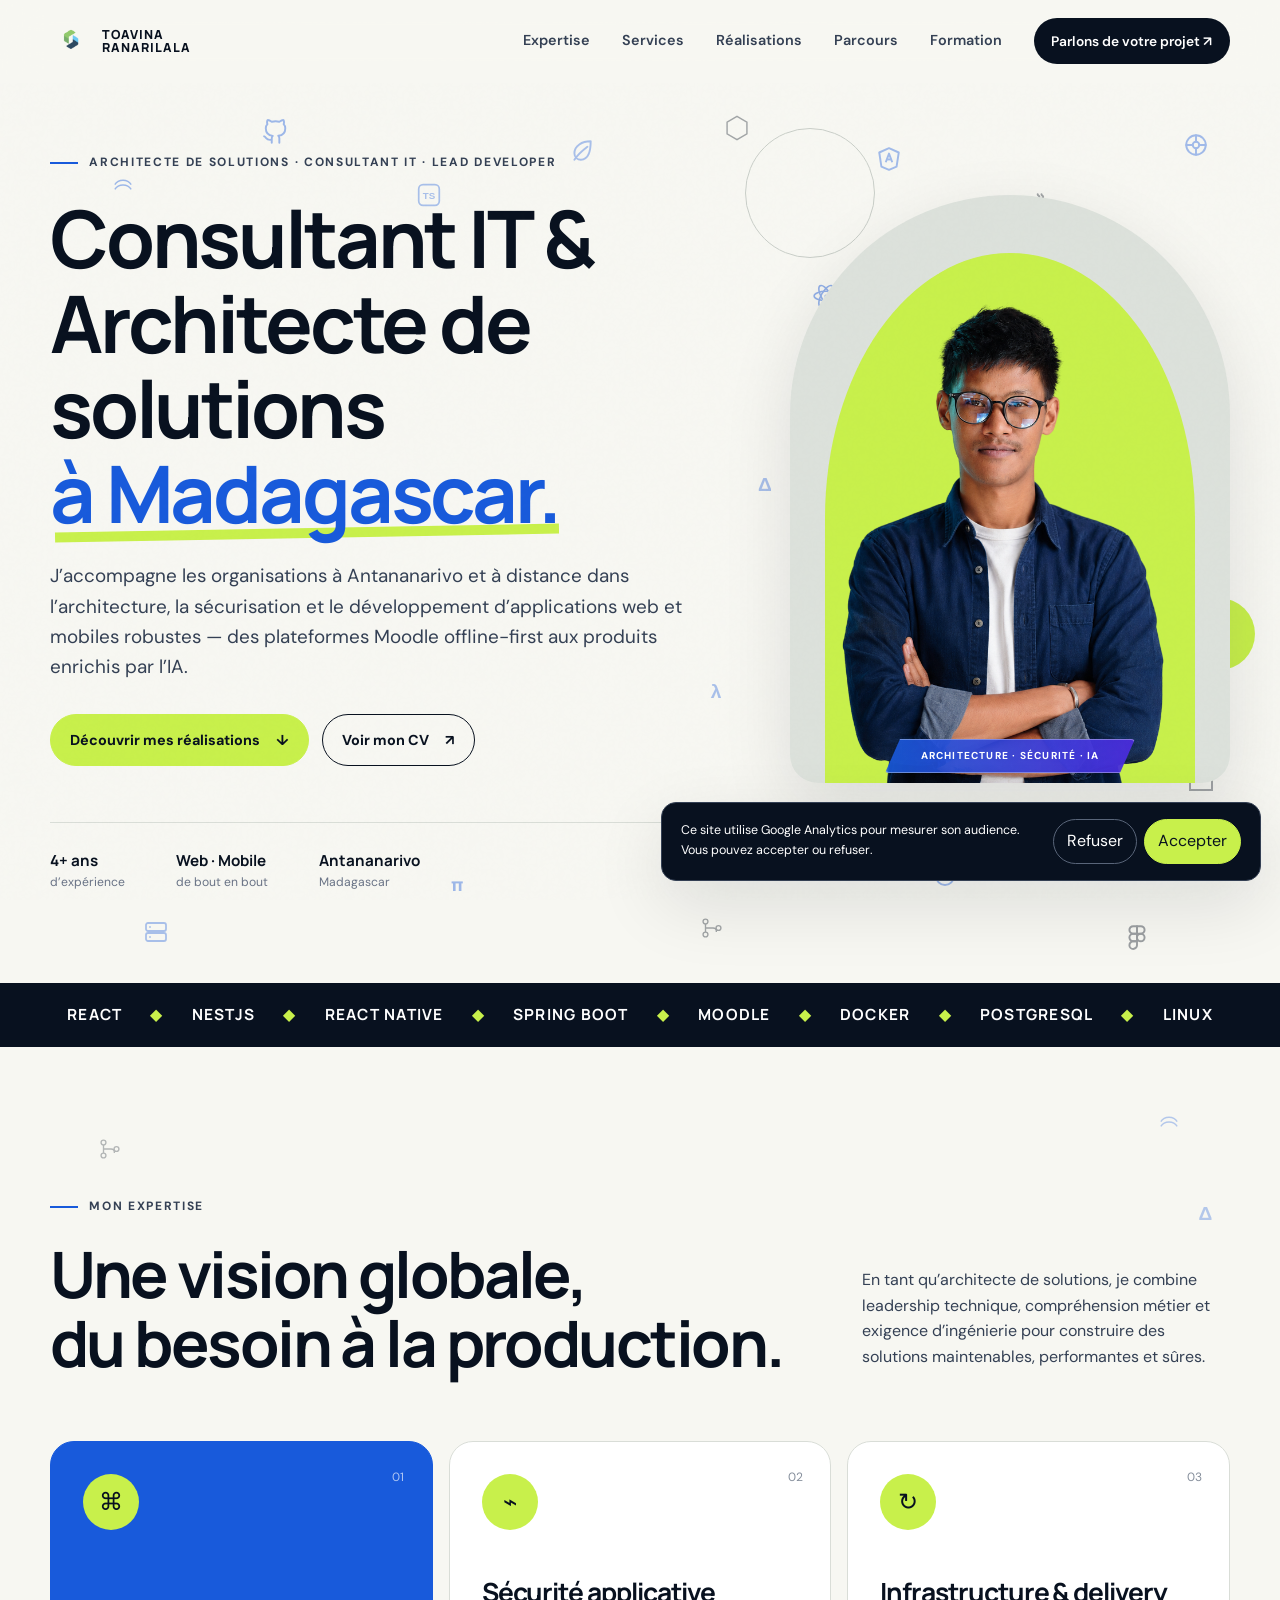
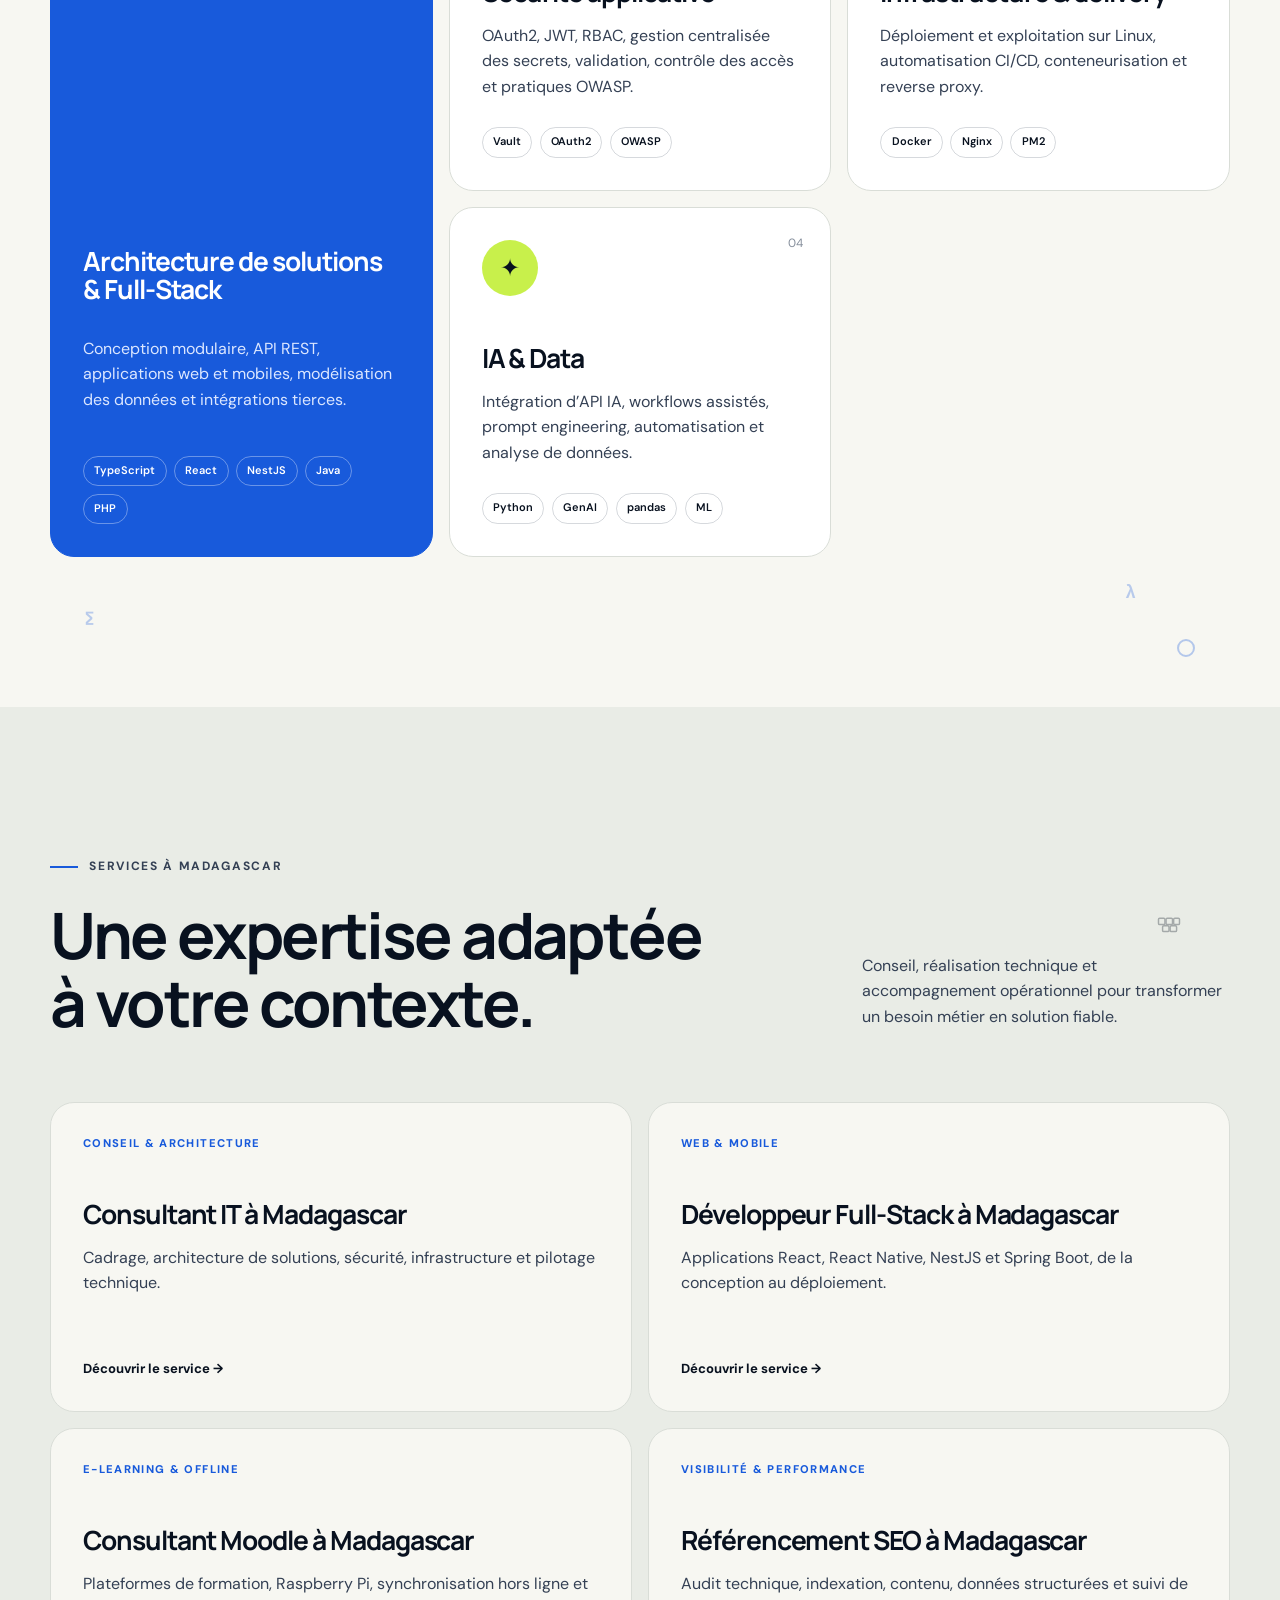
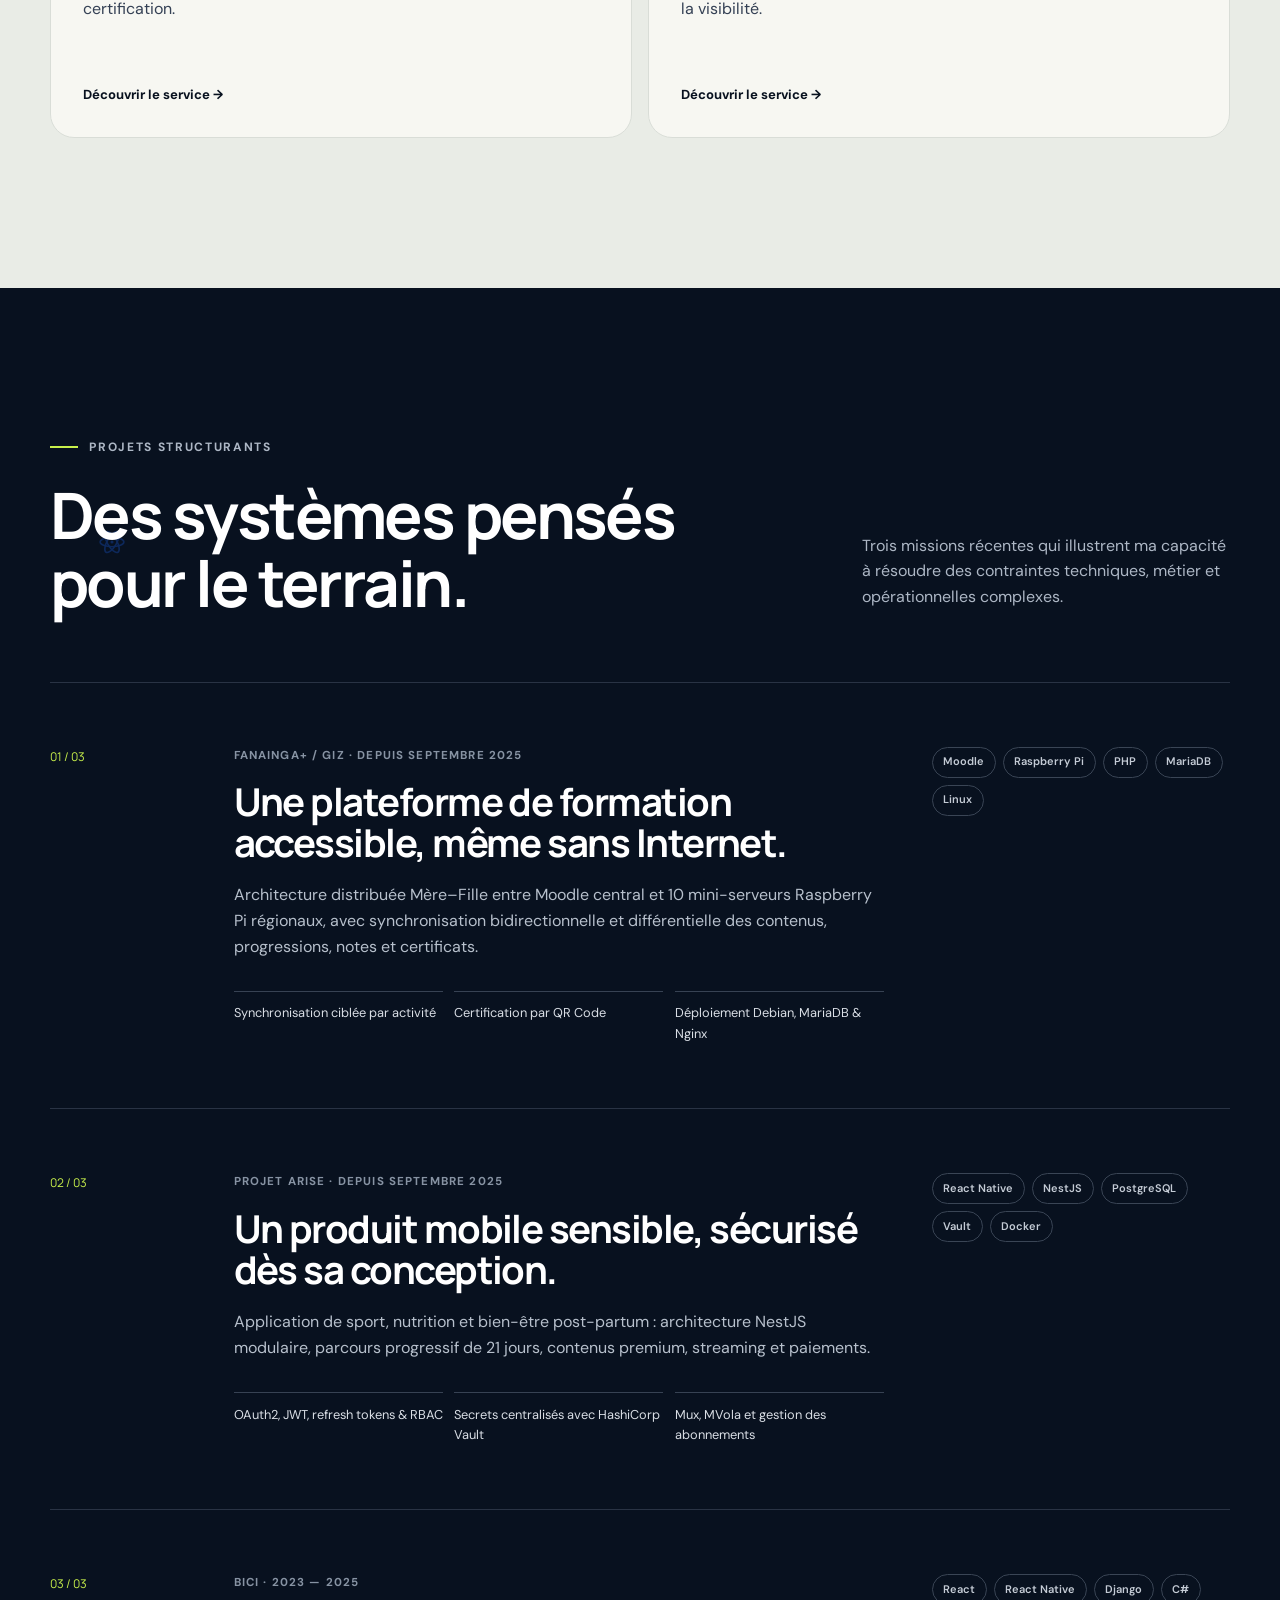
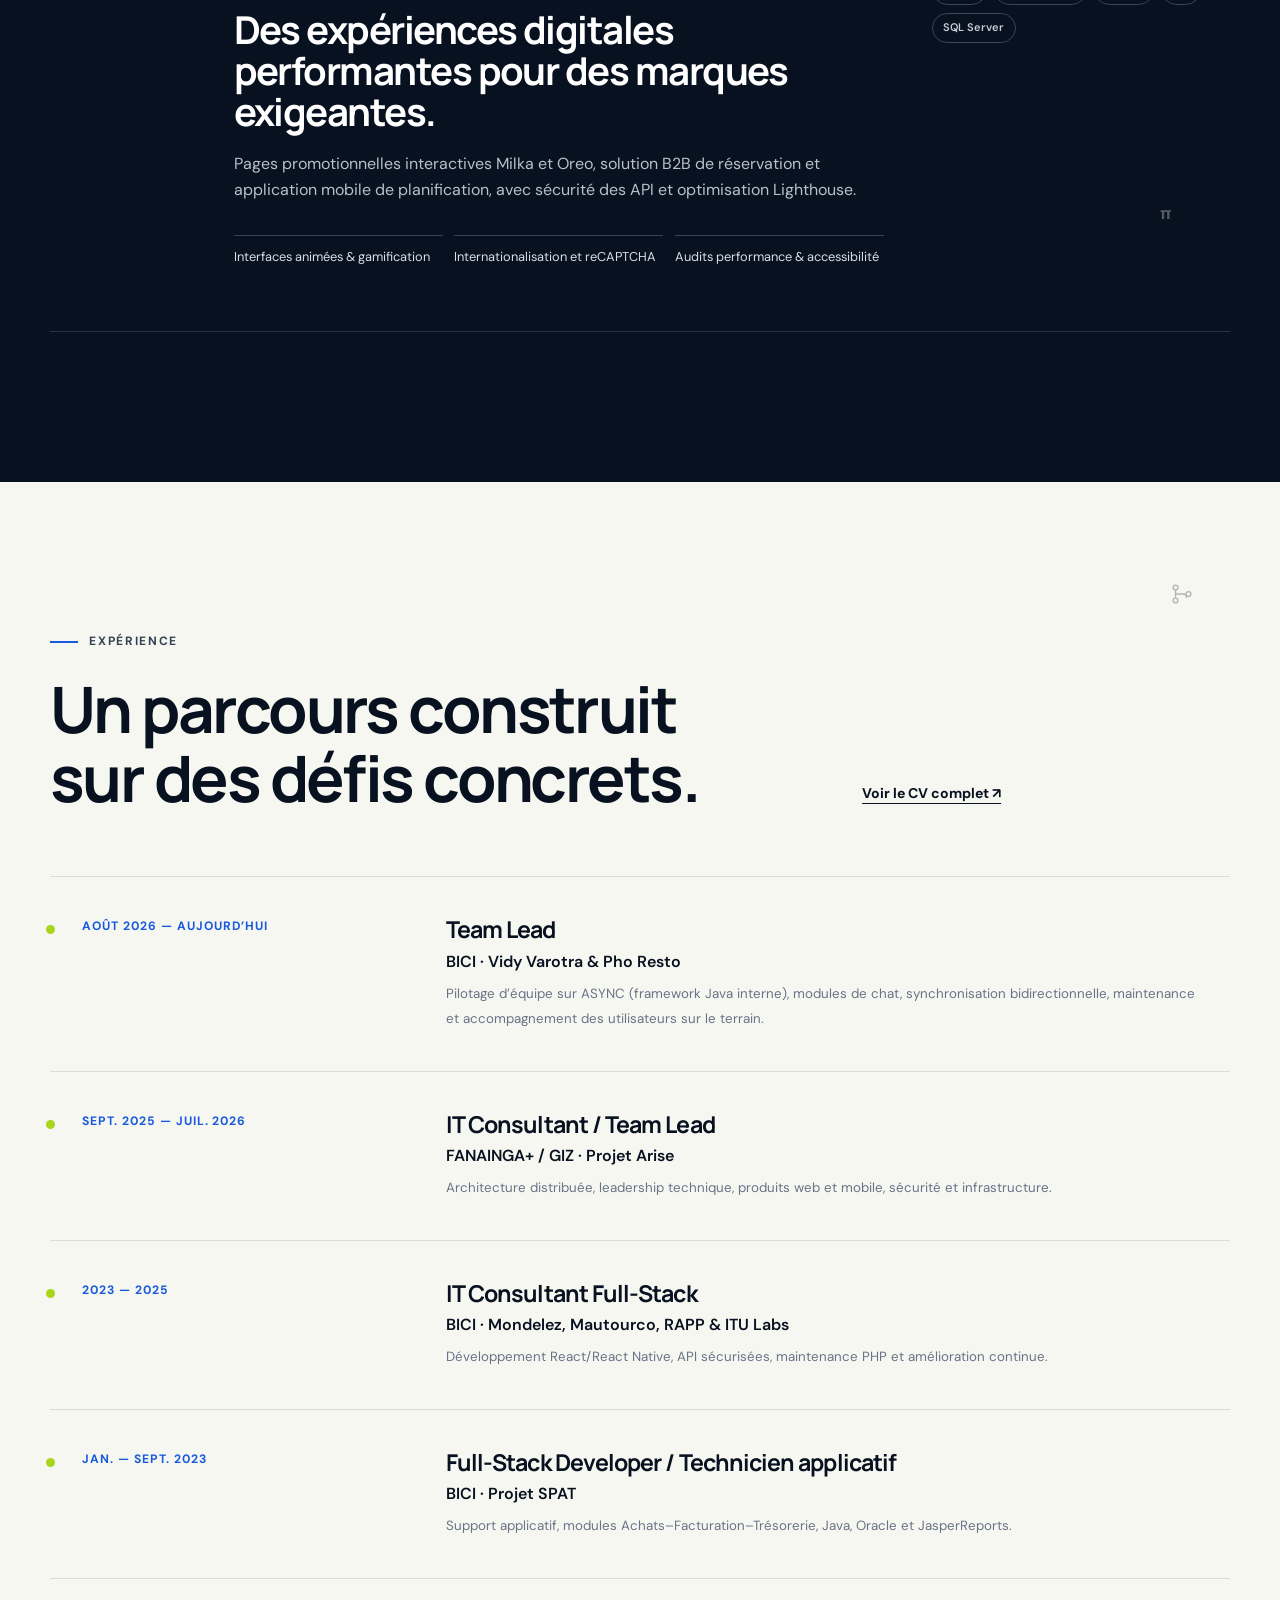
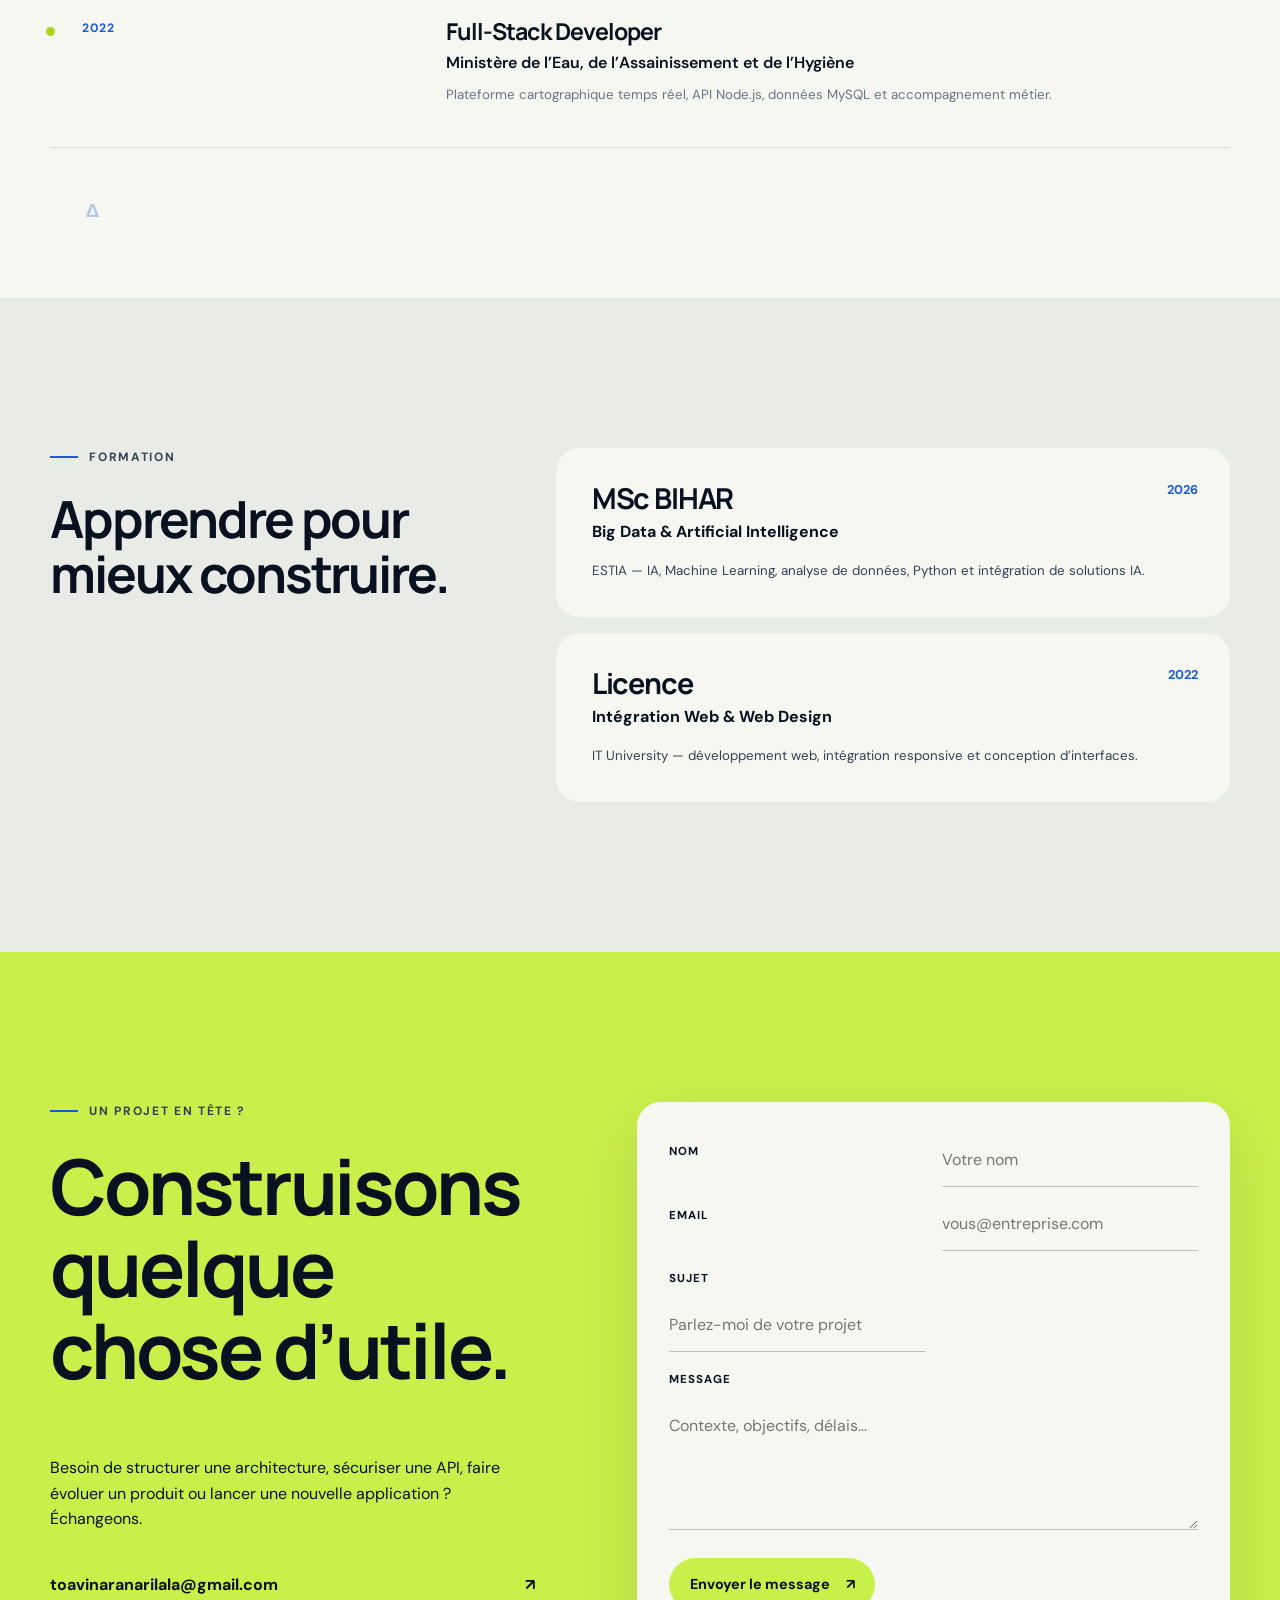
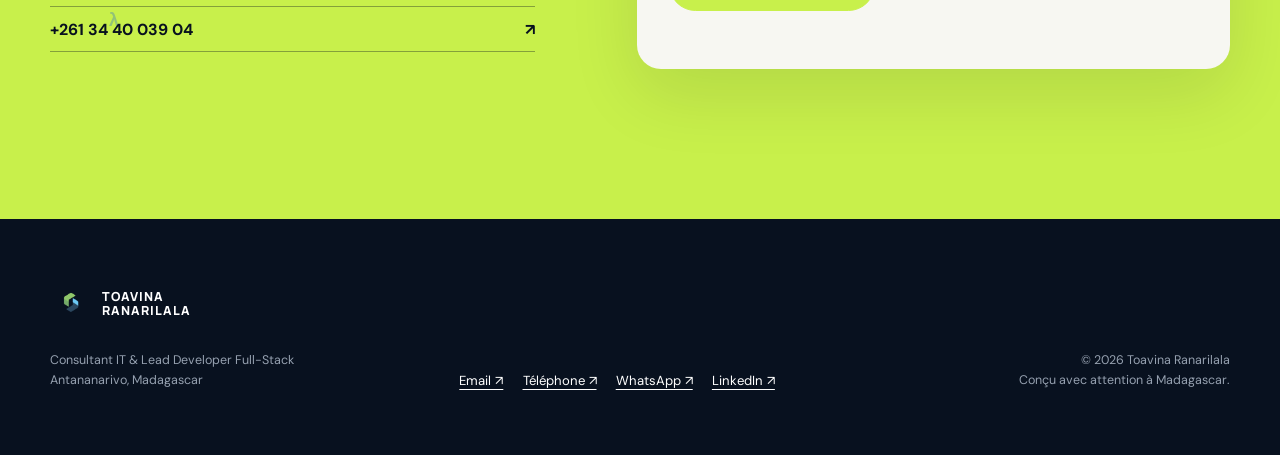
<file: index.html>
<!doctype html>
<html lang="fr">
<head>
  <meta charset="utf-8">
  <meta name="viewport" content="width=device-width,initial-scale=1">
  <title>Architecte de solutions & Consultant IT à Madagascar | Toavina</title>
  <meta name="description" content="Architecte de solutions à Madagascar. Architecture, sécurité et développement d’applications web et mobiles robustes avec React, NestJS, Moodle et IA.">
  <meta name="keywords" content="Architecte de solutions Madagascar, Consultant IT Madagascar, Lead Developer Full-Stack, architecture applicative, React, NestJS, Moodle, Raspberry Pi, cybersécurité, intelligence artificielle, Toavina Ranarilala">
  <meta name="author" content="Toavina Ranarilala Mario">
  <meta name="robots" content="index, follow, max-image-preview:large">
  <meta name="theme-color" content="#08111f">
  <link rel="canonical" href="https://toavinam.github.io/portfolioToavina/">
  <link rel="icon" type="image/png" sizes="1024x1024" href="assets/SOLID_SANS_TXT.png">
  <link rel="shortcut icon" type="image/png" href="assets/SOLID_SANS_TXT.png">
  <link rel="apple-touch-icon" href="assets/SOLID_SANS_TXT.png">
  <link rel="sitemap" type="application/xml" title="Sitemap" href="sitemap.xml">
  <link rel="preconnect" href="https://fonts.googleapis.com">
  <link rel="preconnect" href="https://fonts.gstatic.com" crossorigin>
    <link href="https://fonts.googleapis.com/css2?family=DM+Sans:wght@400;500;600;700&family=Manrope:wght@500;600;700;800&display=swap" rel="stylesheet">
  <link rel="stylesheet" href="assets/styles.css">
  <link rel="stylesheet" href="https://cdn.jsdelivr.net/npm/aos@2.3.4/dist/aos.css">
  <meta property="og:type" content="profile">
  <meta property="og:url" content="https://toavinam.github.io/portfolioToavina/">
  <meta property="og:title" content="Architecte de solutions & Consultant IT à Madagascar | Toavina">
  <meta property="og:description" content="Architecte de solutions à Madagascar : architecture, sécurité et développement d’applications web et mobiles robustes avec React, NestJS, Moodle et IA.">
  <meta property="og:image" content="https://toavinam.github.io/portfolioToavina/assets/og-image.png">
  <meta property="og:image:width" content="1200">
  <meta property="og:image:height" content="630">
  <meta property="og:image:type" content="image/png">
  <meta property="og:image:alt" content="Toavina Ranarilala, Consultant IT et Lead Developer Full-Stack à Madagascar">
  <meta property="og:locale" content="fr_FR">
  <meta property="og:site_name" content="Portfolio de Toavina Ranarilala">
  <meta property="profile:first_name" content="Toavina">
  <meta property="profile:last_name" content="Ranarilala">
  <meta name="twitter:card" content="summary_large_image">
  <meta name="twitter:title" content="Architecte de solutions & Consultant IT à Madagascar | Toavina">
  <meta name="twitter:description" content="Architecte de solutions à Madagascar : architecture, sécurité et développement d’applications web et mobiles robustes avec React, NestJS, Moodle et IA.">
  <meta name="twitter:image" content="https://toavinam.github.io/portfolioToavina/assets/og-image.png">
  <script type="application/ld+json">
  {"@context":"https://schema.org","@type":"Person","name":"Toavina Ranarilala Mario","alternateName":"Toavina Ranarilala","url":"https://toavinam.github.io/portfolioToavina/","image":"https://toavinam.github.io/portfolioToavina/assets/Toavina_web.png","jobTitle":"Architecte de solutions, Consultant IT et Lead Developer Full-Stack","description":"Architecte de solutions spécialisé en architecture applicative, sécurité, développement Full-Stack et solutions IA.","address":{"@type":"PostalAddress","addressLocality":"Antananarivo","addressCountry":"MG"},"email":"mailto:toavinaranarilala@gmail.com","telephone":"+261344003904","sameAs":["https://www.linkedin.com/in/toavina-ranarilala-918688250/"],"knowsAbout":["Architecture de solutions","Architecture applicative","React","React Native","NestJS","Spring Boot","Moodle","OAuth2","HashiCorp Vault","Linux","Docker","Big Data","Intelligence artificielle"],"alumniOf":[{"@type":"EducationalOrganization","name":"ESTIA"},{"@type":"EducationalOrganization","name":"IT University"}]}
  </script>
  <script type="application/ld+json">
  {"@context":"https://schema.org","@type":"WebSite","url":"https://toavinam.github.io/portfolioToavina/","name":"Toavina Ranarilala","alternateName":"Portfolio de Toavina Ranarilala","description":"Portfolio de Toavina Ranarilala, Consultant IT et Lead Developer à Madagascar.","inLanguage":"fr-FR","image":{"@type":"ImageObject","url":"https://toavinam.github.io/portfolioToavina/assets/SOLID_SANS_TXT.png","width":1024,"height":1024},"thumbnailUrl":"https://toavinam.github.io/portfolioToavina/assets/SOLID_SANS_TXT.png","author":{"@type":"Person","name":"Toavina Ranarilala Mario"}}
  </script>
  <script async src="https://www.googletagmanager.com/gtag/js?id=G-7STEFZHCE1"></script>
  <script>window.dataLayer=window.dataLayer||[];function gtag(){dataLayer.push(arguments)}gtag('consent','default',{analytics_storage:'denied',ad_storage:'denied'});gtag('js',new Date());gtag('config','G-7STEFZHCE1');</script>
  <noscript><style>[data-aos]{opacity:1!important;transform:none!important}</style></noscript>
</head>
<body>
  <a class="skip-link" href="#contenu">Aller au contenu</a>
  <header class="site-header" id="top"><nav class="nav shell" aria-label="Navigation principale">
    <a class="brand" href="#top" aria-label="Accueil — Toavina Ranarilala"><img class="brand-logo" src="assets/SOLID_SANS_TXT.png" width="42" height="42" alt=""><span class="brand-name">Toavina<br>Ranarilala</span></a>
    <button class="menu-toggle" type="button" aria-expanded="false" aria-controls="nav-links"><span></span><span></span><span></span><span class="sr-only">Ouvrir le menu</span></button>
    <div class="nav-links" id="nav-links"><a href="#expertise">Expertise</a><a href="#services">Services</a><a href="#realisations">Réalisations</a><a href="#parcours">Parcours</a><a href="#formation">Formation</a></div>
    <a class="nav-cta" href="#contact">Parlons de votre projet <span aria-hidden="true">↗</span></a>
  </nav></header>
  <main id="contenu">
    <section class="hero shell" aria-labelledby="hero-title">
      <div class="deco deco-hero" aria-hidden="true"><svg class="deco-item deco-react" viewBox="0 0 48 48" fill="none" stroke="currentColor" stroke-width="2.5"><ellipse cx="24" cy="24" rx="19" ry="7.5"/><ellipse cx="24" cy="24" rx="19" ry="7.5" transform="rotate(60 24 24)"/><ellipse cx="24" cy="24" rx="19" ry="7.5" transform="rotate(120 24 24)"/><circle cx="24" cy="24" r="2.5" fill="currentColor" stroke="none"/></svg><svg class="deco-item deco-python" viewBox="0 0 48 48" fill="none" stroke="currentColor" stroke-width="2.5"><path d="M10 20c6-10 22-10 28 0"/><path d="M10 28c6-10 22-10 28 0"/></svg><svg class="deco-item deco-ts" viewBox="0 0 24 24" fill="none" stroke="currentColor" stroke-width="1.6"><rect x="2.5" y="2.5" width="19" height="19" rx="4"/><text x="12" y="15.8" text-anchor="middle" font-family="sans-serif" font-size="9" font-weight="bold" fill="currentColor" stroke="none">TS</text></svg><svg class="deco-item deco-node" viewBox="0 0 48 48" fill="none" stroke="currentColor" stroke-width="2.5"><path d="M24 4 41 14v20L24 44 7 34V14Z"/></svg><svg class="deco-item deco-docker" viewBox="0 0 48 48" fill="none" stroke="currentColor" stroke-width="2.5"><rect x="6" y="14" width="11" height="11" rx="2"/><rect x="19" y="14" width="11" height="11" rx="2"/><rect x="32" y="14" width="10" height="11" rx="2"/><rect x="13" y="27" width="11" height="10" rx="2"/><rect x="26" y="27" width="11" height="10" rx="2"/></svg><svg class="deco-item deco-git" viewBox="0 0 48 48" fill="none" stroke="currentColor" stroke-width="2.5"><circle cx="12" cy="12" r="4.5"/><circle cx="12" cy="36" r="4.5"/><circle cx="36" cy="24" r="4.5"/><path d="M12 16.5v15M12 24h14c4 0 6 1.5 6 5v2.5"/></svg><span class="deco-item deco-sum" aria-hidden="true">∑</span><span class="deco-item deco-pi" aria-hidden="true">π</span><span class="deco-item deco-delta" aria-hidden="true">Δ</span><span class="deco-item deco-lambda" aria-hidden="true">λ</span><span class="deco-item deco-circle" aria-hidden="true"></span><span class="deco-item deco-square" aria-hidden="true"></span><svg class="deco-item deco-github" viewBox="0 0 24 24" fill="none" stroke="currentColor" stroke-width="1.8" stroke-linecap="round" stroke-linejoin="round"><path d="M9 19c-5 1.5-5-2.5-7-3m14 6v-3.87a3.37 3.37 0 0 0-.94-2.61c3.14-.35 6.44-1.54 6.44-7A5.44 5.44 0 0 0 20 4.77 5.07 5.07 0 0 0 19.91 1S18.73.65 16 2.48a13.38 13.38 0 0 0-7 0C6.27.65 5.09 1 5.09 1A5.07 5.07 0 0 0 5 4.77a5.44 5.44 0 0 0-1.5 3.78c0 5.42 3.3 6.61 6.44 7A3.37 3.37 0 0 0 9 18.13V22"/></svg><svg class="deco-item deco-gitlab" viewBox="0 0 24 24" fill="none" stroke="currentColor" stroke-width="1.8" stroke-linejoin="round"><path d="M22 12 18.5 6 14 12h-4L5.5 6 2 12l10 9 10-9z"/><path d="M12 21 6.5 12h11L12 21z"/></svg><svg class="deco-item deco-spring" viewBox="0 0 24 24" fill="none" stroke="currentColor" stroke-width="1.8" stroke-linecap="round" stroke-linejoin="round"><path d="M20 4C12 4 5 8 5 15c0 4 3 6 6 6 7 0 9-8 9-17z"/><path d="M5 21c4-6 8-9 12-12"/></svg><svg class="deco-item deco-java" viewBox="0 0 24 24" fill="none" stroke="currentColor" stroke-width="1.8" stroke-linecap="round" stroke-linejoin="round"><path d="M5 11h11v6a3 3 0 0 1-3 3H8a3 3 0 0 1-3-3v-6zm11 0h2a2 2 0 0 1 2 2v1a2 2 0 0 1-2 2h-1"/><path d="M8 3c0 1.6 1.6 1 1.6 2.6S8 6.6 8 8"/><path d="M11.5 3c0 1.6 1.6 1 1.6 2.6S11.5 6.6 11.5 8"/></svg><svg class="deco-item deco-angular" viewBox="0 0 24 24" fill="none" stroke="currentColor" stroke-width="1.8" stroke-linejoin="round"><path d="M12 2 3 6l2 13 7 3 7-3 2-13-9-4z"/><path d="m9 15 3-8 3 8"/><path d="M10.3 12.4h3.4"/></svg><svg class="deco-item deco-php" viewBox="0 0 24 24" fill="none" stroke="currentColor" stroke-width="1.8" stroke-linecap="round" stroke-linejoin="round"><rect x="2" y="7" width="20" height="10" rx="5"/><path d="M8 10v4"/><path d="M13 10v4"/><path d="M16 10v4"/></svg><svg class="deco-item deco-mysql" viewBox="0 0 24 24" fill="none" stroke="currentColor" stroke-width="1.8" stroke-linecap="round" stroke-linejoin="round"><ellipse cx="12" cy="5" rx="8" ry="3"/><path d="M4 5v14c0 1.66 3.58 3 8 3s8-1.34 8-3V5"/><path d="M4 12c0 1.66 3.58 3 8 3s8-1.34 8-3"/></svg><svg class="deco-item deco-postgres" viewBox="0 0 24 24" fill="none" stroke="currentColor" stroke-width="1.8" stroke-linecap="round" stroke-linejoin="round"><rect x="2" y="3" width="20" height="8" rx="2"/><rect x="2" y="13" width="20" height="8" rx="2"/><path d="M6 7h.01M6 17h.01"/></svg><svg class="deco-item deco-nestjs" viewBox="0 0 24 24" fill="none" stroke="currentColor" stroke-width="1.8" stroke-linejoin="round"><path d="M12 2 21 7v10l-9 5-9-5V7l9-5z"/><circle cx="12" cy="12" r="2.2"/></svg><svg class="deco-item deco-k8s" viewBox="0 0 24 24" fill="none" stroke="currentColor" stroke-width="1.8" stroke-linecap="round" stroke-linejoin="round"><circle cx="12" cy="12" r="9"/><circle cx="12" cy="12" r="3"/><path d="M12 3v6M12 15v6M3 12h6M15 12h6"/></svg><svg class="deco-item deco-figma" viewBox="0 0 24 24" fill="none" stroke="currentColor" stroke-width="1.8" stroke-linejoin="round"><path d="M5 5.5A3.5 3.5 0 0 1 8.5 2H12v7H8.5A3.5 3.5 0 0 1 5 5.5z"/><path d="M12 2h3.5a3.5 3.5 0 1 1 0 7H12V2z"/><path d="M12 12.5a3.5 3.5 0 1 1 7 0 3.5 3.5 0 1 1-7 0z"/><path d="M5 19.5A3.5 3.5 0 0 1 8.5 16H12v3.5a3.5 3.5 0 1 1-7 0z"/><path d="M5 12.5A3.5 3.5 0 0 1 8.5 9H12v7H8.5A3.5 3.5 0 0 1 5 12.5z"/></svg></div>
      <div class="hero-copy"><p class="eyebrow" data-aos="fade-up" data-aos-duration="500"><span></span> Architecte de solutions · Consultant IT · Lead Developer</p><h1 id="hero-title">Consultant IT & Architecte de solutions <em>à Madagascar.</em></h1><p class="hero-intro" data-aos="fade-up" data-aos-duration="500" data-aos-delay="100">J’accompagne les organisations à Antananarivo et à distance dans l’architecture, la sécurisation et le développement d’applications web et mobiles robustes — des plateformes Moodle offline-first aux produits enrichis par l’IA.</p><div class="hero-actions" data-aos="fade-up" data-aos-duration="500" data-aos-delay="200"><a class="button primary" href="#realisations">Découvrir mes réalisations <span>↓</span></a><a class="button secondary" href="assets/CV_Toavina_Ranarilala_2026.pdf" target="_blank" rel="noopener">Voir mon CV <span>↗</span></a></div><ul class="hero-meta" data-aos="fade-up" data-aos-duration="500" data-aos-delay="300" aria-label="Informations clés"><li><strong>4+ ans</strong><span>d’expérience</span></li><li><strong>Web · Mobile</strong><span>de bout en bout</span></li><li><strong>Antananarivo</strong><span>Madagascar</span></li></ul></div>
      <div class="hero-visual"><div class="portrait-frame"><span class="portrait-label">Architecture · Sécurité · IA</span><picture><source media="(max-width: 650px)" srcset="assets/Toavina_mobile.png"><img src="assets/Toavina_web.png" width="768" height="1152" alt="Portrait de Toavina Ranarilala" fetchpriority="high"></picture></div><span class="orbit orbit-one" data-aos="fade" data-aos-duration="500" data-aos-delay="250"></span><span class="orbit orbit-two" data-aos="fade" data-aos-duration="500" data-aos-delay="350"></span></div>
    </section>
    <section class="trust-strip" aria-label="Technologies principales"><div class="marquee"><span>React</span><i>◆</i><span>NestJS</span><i>◆</i><span>React Native</span><i>◆</i><span>Spring Boot</span><i>◆</i><span>Moodle</span><i>◆</i><span>Docker</span><i>◆</i><span>PostgreSQL</span><i>◆</i><span>Linux</span></div></section>
    <section class="section shell" id="expertise" aria-labelledby="expertise-title">
      <div class="deco deco-expertise" aria-hidden="true"><svg class="deco-item deco-python" viewBox="0 0 48 48" fill="none" stroke="currentColor" stroke-width="2.5"><path d="M10 20c6-10 22-10 28 0"/><path d="M10 28c6-10 22-10 28 0"/></svg><svg class="deco-item deco-git" viewBox="0 0 48 48" fill="none" stroke="currentColor" stroke-width="2.5"><circle cx="12" cy="12" r="4.5"/><circle cx="12" cy="36" r="4.5"/><circle cx="36" cy="24" r="4.5"/><path d="M12 16.5v15M12 24h14c4 0 6 1.5 6 5v2.5"/></svg><span class="deco-item deco-delta" aria-hidden="true">Δ</span><span class="deco-item deco-sum" aria-hidden="true">∑</span><span class="deco-item deco-lambda" aria-hidden="true">λ</span><span class="deco-item deco-circle" aria-hidden="true"></span></div>
      <div class="section-heading" data-aos="fade-up"><div><p class="eyebrow"><span></span> Mon expertise</p><h2 id="expertise-title">Une vision globale,<br>du besoin à la production.</h2></div><p>En tant qu’architecte de solutions, je combine leadership technique, compréhension métier et exigence d’ingénierie pour construire des solutions maintenables, performantes et sûres.</p></div>
      <div class="expertise-grid"><article class="expertise-card featured" data-aos="fade-up"><span class="card-number">01</span><div class="card-icon">⌘</div><h3>Architecture de solutions & Full-Stack</h3><p>Conception modulaire, API REST, applications web et mobiles, modélisation des données et intégrations tierces.</p><div class="tags"><span>TypeScript</span><span>React</span><span>NestJS</span><span>Java</span><span>PHP</span></div></article><article class="expertise-card" data-aos="fade-up" data-aos-delay="100"><span class="card-number">02</span><div class="card-icon">⌁</div><h3>Sécurité applicative</h3><p>OAuth2, JWT, RBAC, gestion centralisée des secrets, validation, contrôle des accès et pratiques OWASP.</p><div class="tags"><span>Vault</span><span>OAuth2</span><span>OWASP</span></div></article><article class="expertise-card" data-aos="fade-up" data-aos-delay="200"><span class="card-number">03</span><div class="card-icon">↻</div><h3>Infrastructure & delivery</h3><p>Déploiement et exploitation sur Linux, automatisation CI/CD, conteneurisation et reverse proxy.</p><div class="tags"><span>Docker</span><span>Nginx</span><span>PM2</span></div></article><article class="expertise-card" data-aos="fade-up" data-aos-delay="300"><span class="card-number">04</span><div class="card-icon">✦</div><h3>IA & Data</h3><p>Intégration d’API IA, workflows assistés, prompt engineering, automatisation et analyse de données.</p><div class="tags"><span>Python</span><span>GenAI</span><span>pandas</span><span>ML</span></div></article></div>
    </section>
    <section class="section seo-services" id="services" aria-labelledby="services-title"><div class="shell">
      <div class="deco deco-services" aria-hidden="true"><svg class="deco-item deco-docker" viewBox="0 0 48 48" fill="none" stroke="currentColor" stroke-width="2.5"><rect x="6" y="14" width="11" height="11" rx="2"/><rect x="19" y="14" width="11" height="11" rx="2"/><rect x="32" y="14" width="10" height="11" rx="2"/><rect x="13" y="27" width="11" height="10" rx="2"/><rect x="26" y="27" width="11" height="10" rx="2"/></svg><span class="deco-item deco-sum" aria-hidden="true">∑</span></div>
      <div class="section-heading" data-aos="fade-up"><div><p class="eyebrow"><span></span> Services à Madagascar</p><h2 id="services-title">Une expertise adaptée<br>à votre contexte.</h2></div><p>Conseil, réalisation technique et accompagnement opérationnel pour transformer un besoin métier en solution fiable.</p></div>
      <div class="seo-link-grid">
        <a class="seo-link-card" data-aos="fade-up" href="consultant-it-madagascar.html"><span>Conseil & architecture</span><h3>Consultant IT à Madagascar</h3><p>Cadrage, architecture de solutions, sécurité, infrastructure et pilotage technique.</p><strong>Découvrir le service →</strong></a>
        <a class="seo-link-card" data-aos="fade-up" data-aos-delay="100" href="developpeur-full-stack-madagascar.html"><span>Web & mobile</span><h3>Développeur Full-Stack à Madagascar</h3><p>Applications React, React Native, NestJS et Spring Boot, de la conception au déploiement.</p><strong>Découvrir le service →</strong></a>
        <a class="seo-link-card" data-aos="fade-up" data-aos-delay="200" href="consultant-moodle-madagascar.html"><span>E-learning & offline</span><h3>Consultant Moodle à Madagascar</h3><p>Plateformes de formation, Raspberry Pi, synchronisation hors ligne et certification.</p><strong>Découvrir le service →</strong></a>
        <a class="seo-link-card" data-aos="fade-up" data-aos-delay="300" href="referencement-seo-madagascar.html"><span>Visibilité & performance</span><h3>Référencement SEO à Madagascar</h3><p>Audit technique, indexation, contenu, données structurées et suivi de la visibilité.</p><strong>Découvrir le service →</strong></a>
      </div>
    </div></section>
    <section class="section projects-section" id="realisations" aria-labelledby="projects-title"><div class="shell">
      <div class="deco deco-realisations" aria-hidden="true"><svg class="deco-item deco-react" viewBox="0 0 48 48" fill="none" stroke="currentColor" stroke-width="2.5"><ellipse cx="24" cy="24" rx="19" ry="7.5"/><ellipse cx="24" cy="24" rx="19" ry="7.5" transform="rotate(60 24 24)"/><ellipse cx="24" cy="24" rx="19" ry="7.5" transform="rotate(120 24 24)"/><circle cx="24" cy="24" r="2.5" fill="currentColor" stroke="none"/></svg><span class="deco-item deco-pi" aria-hidden="true">π</span></div>
      <div class="section-heading light" data-aos="fade-up"><div><p class="eyebrow"><span></span> Projets structurants</p><h2 id="projects-title">Des systèmes pensés<br>pour le terrain.</h2></div><p>Trois missions récentes qui illustrent ma capacité à résoudre des contraintes techniques, métier et opérationnelles complexes.</p></div>
      <article class="project" data-aos="fade-up"><div class="project-index">01 / 03</div><div class="project-content"><div class="project-label">FANAINGA+ / GIZ · Depuis septembre 2025</div><h3>Une plateforme de formation accessible, même sans Internet.</h3><p>Architecture distribuée Mère–Fille entre Moodle central et 10 mini-serveurs Raspberry Pi régionaux, avec synchronisation bidirectionnelle et différentielle des contenus, progressions, notes et certificats.</p><ul><li>Synchronisation ciblée par activité</li><li>Certification par QR Code</li><li>Déploiement Debian, MariaDB & Nginx</li></ul></div><div class="project-tech"><span>Moodle</span><span>Raspberry Pi</span><span>PHP</span><span>MariaDB</span><span>Linux</span></div></article>
      <article class="project" data-aos="fade-up" data-aos-delay="100"><div class="project-index">02 / 03</div><div class="project-content"><div class="project-label">Projet Arise · Depuis septembre 2025</div><h3>Un produit mobile sensible, sécurisé dès sa conception.</h3><p>Application de sport, nutrition et bien-être post-partum : architecture NestJS modulaire, parcours progressif de 21 jours, contenus premium, streaming et paiements.</p><ul><li>OAuth2, JWT, refresh tokens & RBAC</li><li>Secrets centralisés avec HashiCorp Vault</li><li>Mux, MVola et gestion des abonnements</li></ul></div><div class="project-tech"><span>React Native</span><span>NestJS</span><span>PostgreSQL</span><span>Vault</span><span>Docker</span></div></article>
      <article class="project" data-aos="fade-up" data-aos-delay="200"><div class="project-index">03 / 03</div><div class="project-content"><div class="project-label">BICI · 2023 — 2025</div><h3>Des expériences digitales performantes pour des marques exigeantes.</h3><p>Pages promotionnelles interactives Milka et Oreo, solution B2B de réservation et application mobile de planification, avec sécurité des API et optimisation Lighthouse.</p><ul><li>Interfaces animées & gamification</li><li>Internationalisation et reCAPTCHA</li><li>Audits performance & accessibilité</li></ul></div><div class="project-tech"><span>React</span><span>React Native</span><span>Django</span><span>C#</span><span>SQL Server</span></div></article>
    </div></section>
    <section class="section shell" id="parcours" aria-labelledby="career-title"><div class="deco deco-parcours" aria-hidden="true"><svg class="deco-item deco-git" viewBox="0 0 48 48" fill="none" stroke="currentColor" stroke-width="2.5"><circle cx="12" cy="12" r="4.5"/><circle cx="12" cy="36" r="4.5"/><circle cx="36" cy="24" r="4.5"/><path d="M12 16.5v15M12 24h14c4 0 6 1.5 6 5v2.5"/></svg><span class="deco-item deco-delta" aria-hidden="true">Δ</span></div><div class="section-heading" data-aos="fade-up"><div><p class="eyebrow"><span></span> Expérience</p><h2 id="career-title">Un parcours construit<br>sur des défis concrets.</h2></div><a class="text-link" href="assets/CV_Toavina_Ranarilala_2026.pdf" target="_blank" rel="noopener">Voir le CV complet ↗</a></div><div class="timeline">
      <article class="timeline-item" data-aos="fade-up"><div class="timeline-date">Août 2026 — Aujourd’hui</div><div><h3>Team Lead</h3><p>BICI · Vidy Varotra & Pho Resto</p><small>Pilotage d’équipe sur ASYNC (framework Java interne), modules de chat, synchronisation bidirectionnelle, maintenance et accompagnement des utilisateurs sur le terrain.</small></div><span class="timeline-dot"></span></article>
      <article class="timeline-item" data-aos="fade-up" data-aos-delay="100"><div class="timeline-date">Sept. 2025 — Juil. 2026</div><div><h3>IT Consultant / Team Lead</h3><p>FANAINGA+ / GIZ · Projet Arise</p><small>Architecture distribuée, leadership technique, produits web et mobile, sécurité et infrastructure.</small></div><span class="timeline-dot"></span></article>
      <article class="timeline-item" data-aos="fade-up" data-aos-delay="200"><div class="timeline-date">2023 — 2025</div><div><h3>IT Consultant Full-Stack</h3><p>BICI · Mondelez, Mautourco, RAPP & ITU Labs</p><small>Développement React/React Native, API sécurisées, maintenance PHP et amélioration continue.</small></div><span class="timeline-dot"></span></article>
      <article class="timeline-item" data-aos="fade-up" data-aos-delay="300"><div class="timeline-date">Jan. — Sept. 2023</div><div><h3>Full-Stack Developer / Technicien applicatif</h3><p>BICI · Projet SPAT</p><small>Support applicatif, modules Achats–Facturation–Trésorerie, Java, Oracle et JasperReports.</small></div><span class="timeline-dot"></span></article>
      <article class="timeline-item" data-aos="fade-up" data-aos-delay="400"><div class="timeline-date">2022</div><div><h3>Full-Stack Developer</h3><p>Ministère de l’Eau, de l’Assainissement et de l’Hygiène</p><small>Plateforme cartographique temps réel, API Node.js, données MySQL et accompagnement métier.</small></div><span class="timeline-dot"></span></article>
    </div></section>
    <section class="section education-section" id="formation" aria-labelledby="education-title"><div class="shell education-layout"><div class="section-heading compact" data-aos="fade-up"><div><p class="eyebrow"><span></span> Formation</p><h2 id="education-title">Apprendre pour mieux construire.</h2></div></div><div class="education-cards"><article class="education-card" data-aos="fade-up"><span>2026</span><h3>MSc BIHAR</h3><p>Big Data & Artificial Intelligence</p><small>ESTIA — IA, Machine Learning, analyse de données, Python et intégration de solutions IA.</small></article><article class="education-card" data-aos="fade-up" data-aos-delay="150"><span>2022</span><h3>Licence</h3><p>Intégration Web & Web Design</p><small>IT University — développement web, intégration responsive et conception d’interfaces.</small></article></div></div></section>
    <section class="contact-section" id="contact" aria-labelledby="contact-title"><div class="shell contact-layout"><div class="deco deco-contact" aria-hidden="true"><svg class="deco-item deco-node" viewBox="0 0 48 48" fill="none" stroke="currentColor" stroke-width="2.5"><path d="M24 4 41 14v20L24 44 7 34V14Z"/></svg><span class="deco-item deco-lambda" aria-hidden="true">λ</span></div><div class="contact-copy" data-aos="fade-up"><p class="eyebrow"><span></span> Un projet en tête ?</p><h2 id="contact-title">Construisons quelque chose d’utile.</h2><p>Besoin de structurer une architecture, sécuriser une API, faire évoluer un produit ou lancer une nouvelle application ? Échangeons.</p><div class="contact-direct"><a href="mailto:toavinaranarilala@gmail.com">toavinaranarilala@gmail.com <span>↗</span></a><a href="tel:+261344003904">+261 34 40 039 04 <span>↗</span></a></div></div><form class="contact-form" data-aos="fade-up" data-aos-delay="150" id="contactForm" action="https://formsubmit.co/toavinaranarilala@gmail.com" method="post"><input type="hidden" name="_subject" value="Nouveau message depuis le portfolio"><input type="hidden" name="_captcha" value="true"><input type="hidden" name="_template" value="table"><input type="hidden" name="_next" id="redirectUrl"><label for="name">Nom</label><input id="name" name="name" type="text" autocomplete="name" placeholder="Votre nom" required><label for="email">Email</label><input id="email" name="email" type="email" autocomplete="email" placeholder="vous@entreprise.com" required><label for="subject">Sujet</label><input id="subject" name="subject" type="text" placeholder="Parlez-moi de votre projet" required minlength="3"><label for="message">Message</label><textarea id="message" name="message" rows="4" placeholder="Contexte, objectifs, délais…" required></textarea><button class="button primary" type="submit">Envoyer le message <span>↗</span></button><p class="form-status" id="form-status" role="status" aria-live="polite"></p></form></div></section>
  </main>
  <footer class="site-footer"><div class="shell footer-inner"><div><a class="brand" href="#top"><img class="brand-logo" src="assets/SOLID_SANS_TXT.png" width="42" height="42" alt=""><span class="brand-name">Toavina<br>Ranarilala</span></a><p>Consultant IT & Lead Developer Full-Stack<br>Antananarivo, Madagascar</p></div><div class="footer-links"><a href="mailto:toavinaranarilala@gmail.com">Email ↗</a><a href="tel:+261344003904">Téléphone ↗</a><a href="https://wa.me/261344003904" target="_blank" rel="noopener noreferrer">WhatsApp ↗</a><a href="https://www.linkedin.com/in/toavina-ranarilala-918688250/" target="_blank" rel="noopener noreferrer">LinkedIn ↗</a></div><p class="copyright">© 2026 Toavina Ranarilala<br>Conçu avec attention à Madagascar.</p></div></footer>
  <div class="cookie-banner" id="cookie-banner" role="dialog" aria-live="polite" aria-label="Consentement aux cookies"><p>Ce site utilise Google Analytics pour mesurer son audience. Vous pouvez accepter ou refuser.</p><div><button type="button" id="cookie-reject">Refuser</button><button type="button" class="accept" id="cookie-accept">Accepter</button></div></div>
  <script src="https://cdn.jsdelivr.net/npm/aos@2.3.4/dist/aos.js" defer></script>
  <script src="assets/main.js" defer></script>
</body></html>
</file>
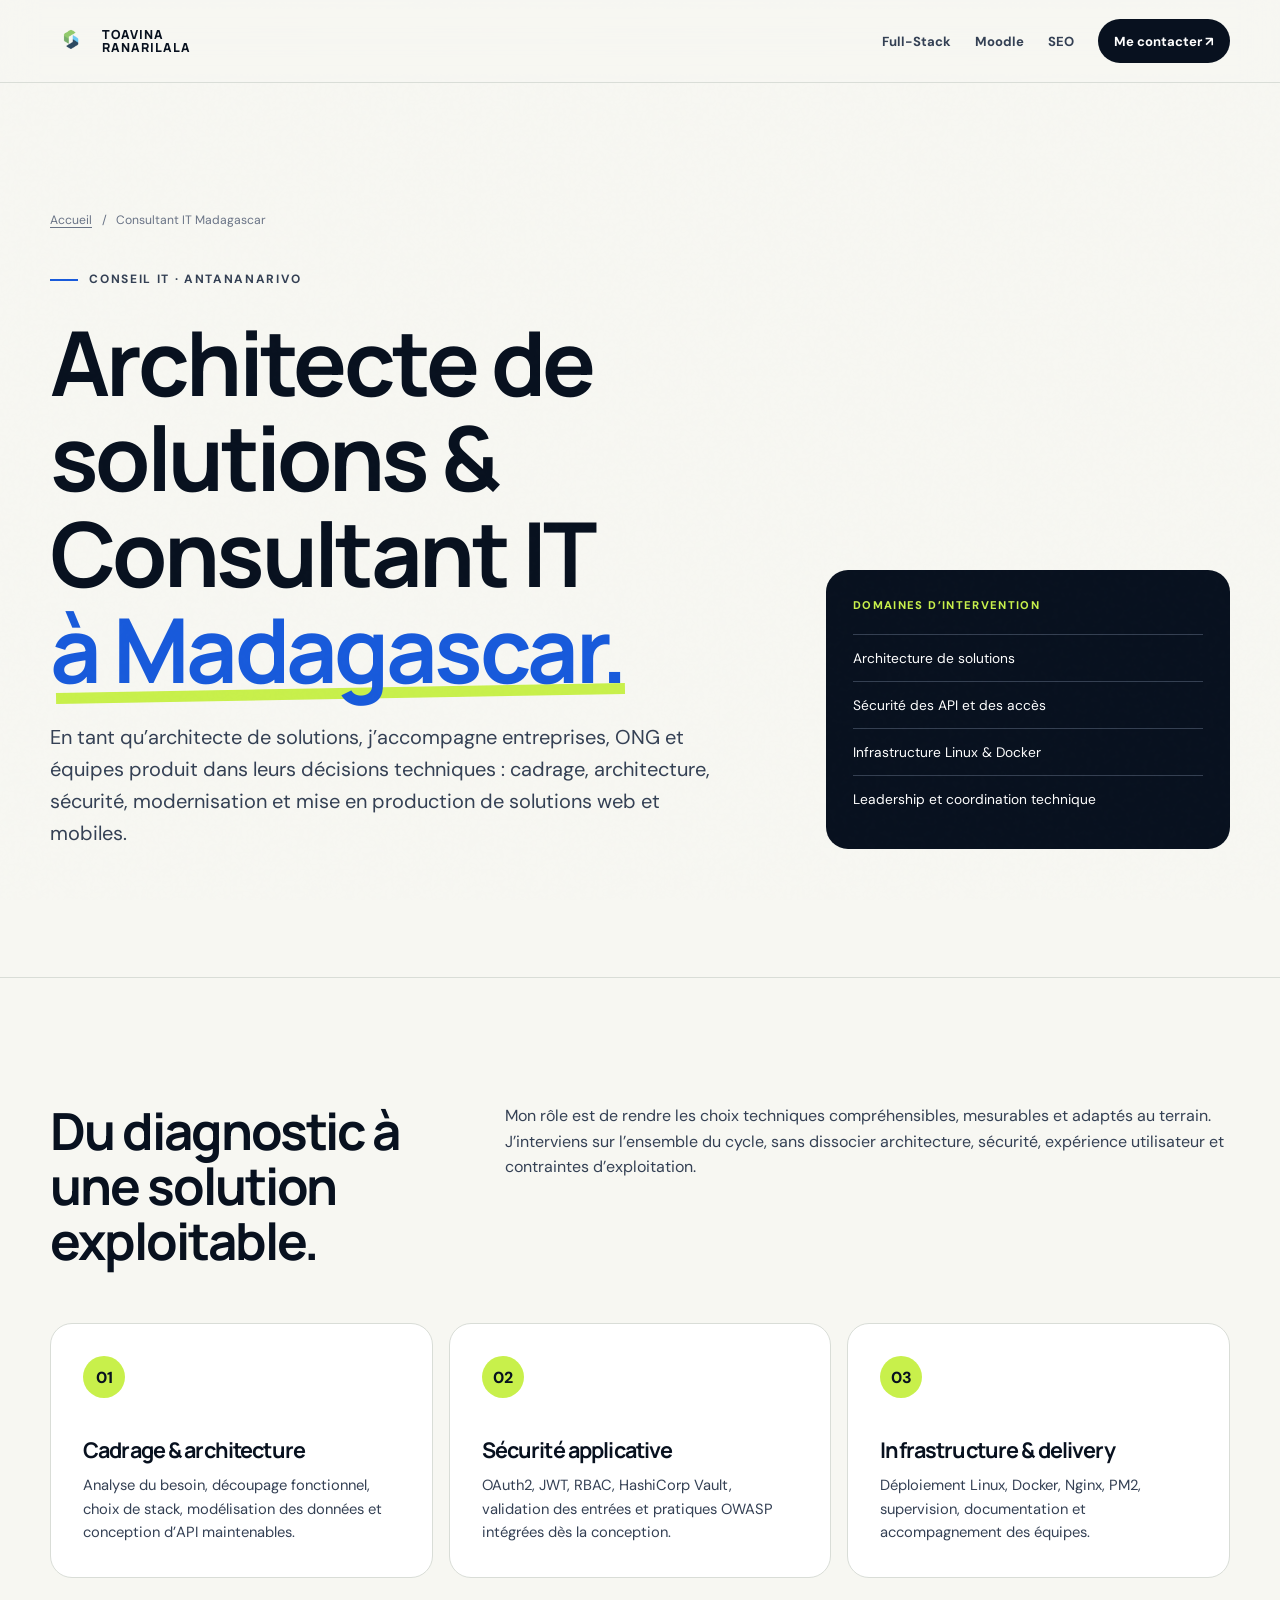
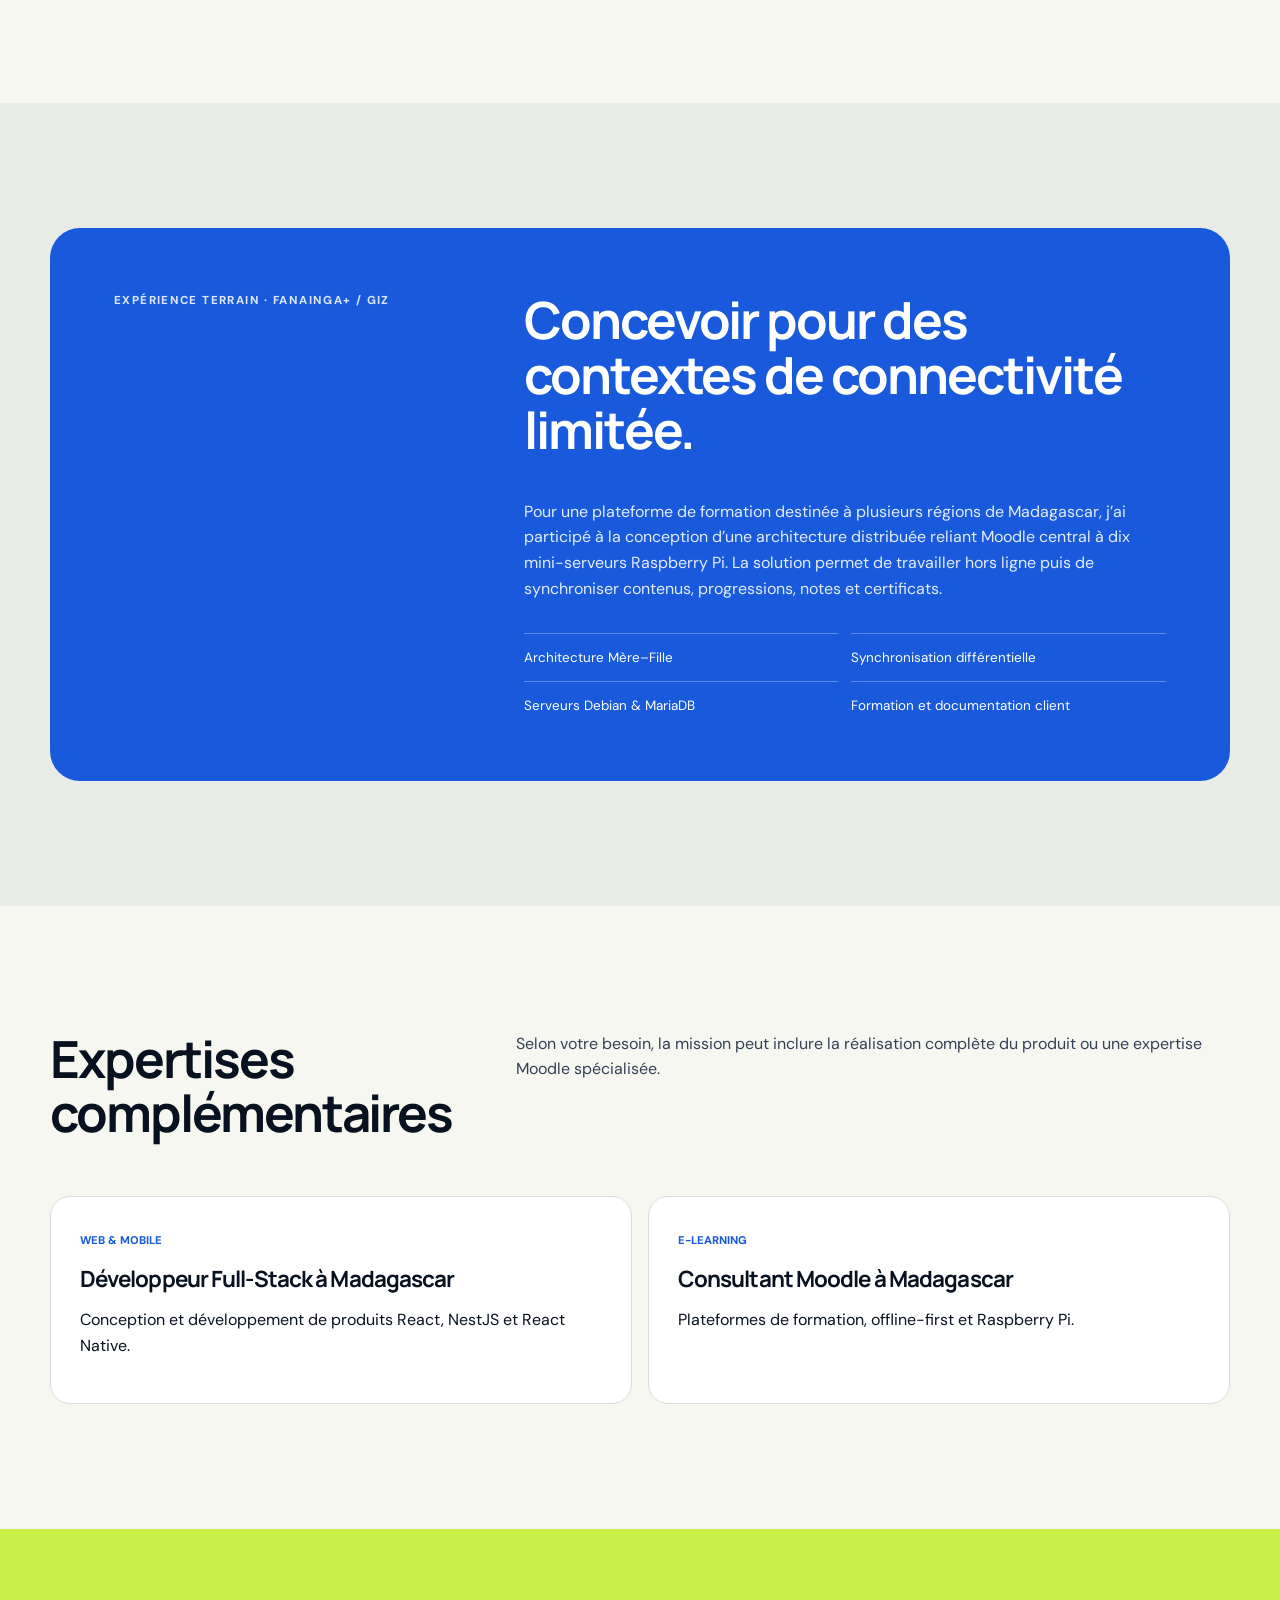
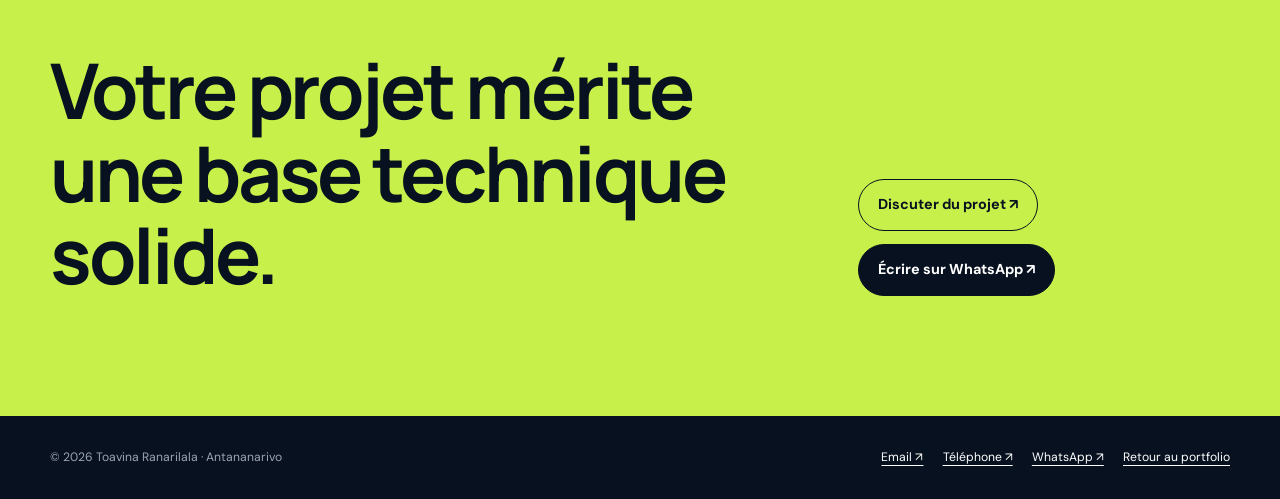
<file: consultant-it-madagascar.html>
<!doctype html>
<html lang="fr">
<head>
  <meta charset="utf-8"><meta name="viewport" content="width=device-width,initial-scale=1">
  <title>Architecte de solutions à Madagascar | Consultant IT & Sécurité</title>
  <meta name="description" content="Architecte de solutions et consultant IT à Madagascar : architecture applicative, sécurité des API, infrastructure Linux, modernisation et pilotage technique.">
  <meta name="robots" content="index,follow,max-image-preview:large"><meta name="author" content="Toavina Ranarilala Mario"><meta name="theme-color" content="#08111f">
  <link rel="canonical" href="https://toavinam.github.io/portfolioToavina/consultant-it-madagascar.html"><link rel="icon" type="image/png" href="assets/SOLID_SANS_TXT.png">
  <link rel="preconnect" href="https://fonts.googleapis.com"><link rel="preconnect" href="https://fonts.gstatic.com" crossorigin><link href="https://fonts.googleapis.com/css2?family=DM+Sans:wght@400;500;600;700&family=Manrope:wght@500;600;700;800&display=swap" rel="stylesheet"><link rel="stylesheet" href="assets/styles.css"><link rel="stylesheet" href="assets/service.css">
  <meta property="og:type" content="website"><meta property="og:url" content="https://toavinam.github.io/portfolioToavina/consultant-it-madagascar.html"><meta property="og:title" content="Architecte de solutions & Consultant IT à Madagascar | Toavina Ranarilala"><meta property="og:description" content="Architecte de solutions à Madagascar : architecture applicative, sécurité, infrastructure et pilotage technique à Antananarivo et à distance."><meta property="og:image" content="https://toavinam.github.io/portfolioToavina/assets/og-image.png"><meta property="og:image:width" content="1200"><meta property="og:image:height" content="630"><meta property="og:image:type" content="image/png"><meta name="twitter:card" content="summary_large_image"><meta name="twitter:title" content="Architecte de solutions & Consultant IT à Madagascar | Toavina Ranarilala"><meta name="twitter:description" content="Architecte de solutions à Madagascar : architecture applicative, sécurité, infrastructure et pilotage technique à Antananarivo et à distance."><meta name="twitter:image" content="https://toavinam.github.io/portfolioToavina/assets/og-image.png"><meta property="og:locale" content="fr_FR">
  <script type="application/ld+json">{"@context":"https://schema.org","@type":"Service","name":"Architecture de solutions et conseil IT à Madagascar","serviceType":"Architecte de solutions, consultant IT","areaServed":{"@type":"Country","name":"Madagascar"},"provider":{"@type":"Person","name":"Toavina Ranarilala Mario","jobTitle":"Architecte de solutions, Consultant IT et Lead Developer Full-Stack","url":"https://toavinam.github.io/portfolioToavina/"},"url":"https://toavinam.github.io/portfolioToavina/consultant-it-madagascar.html"}</script>
</head>
<body class="service-page"><header class="service-header"><nav class="service-nav shell" aria-label="Navigation"><a class="brand" href="index.html"><img class="brand-logo" src="assets/SOLID_SANS_TXT.png" width="42" height="42" alt=""><span class="brand-name">Toavina<br>Ranarilala</span></a><div class="service-nav-links" id="service-nav-links"><a href="developpeur-full-stack-madagascar.html">Full-Stack</a><a href="consultant-moodle-madagascar.html">Moodle</a><a href="referencement-seo-madagascar.html">SEO</a><a class="service-contact" href="index.html#contact">Me contacter ↗</a></div><button class="menu-toggle" type="button" aria-expanded="false" aria-controls="service-nav-links" aria-label="Ouvrir le menu"><span></span><span></span><span></span><span class="sr-only">Ouvrir le menu</span></button></nav></header>
<main><section class="service-hero"><div class="shell"><nav class="breadcrumbs" aria-label="Fil d’Ariane"><a href="index.html">Accueil</a><span>/</span><span>Consultant IT Madagascar</span></nav><div class="service-hero-grid"><div><p class="eyebrow"><span></span> Conseil IT · Antananarivo</p><h1>Architecte de solutions & Consultant IT <em>à Madagascar.</em></h1><p class="service-lead">En tant qu’architecte de solutions, j’accompagne entreprises, ONG et équipes produit dans leurs décisions techniques : cadrage, architecture, sécurité, modernisation et mise en production de solutions web et mobiles.</p></div><aside class="service-summary"><span>Domaines d’intervention</span><ul><li>Architecture de solutions</li><li>Sécurité des API et des accès</li><li>Infrastructure Linux & Docker</li><li>Leadership et coordination technique</li></ul></aside></div></div></section>
<section class="service-section"><div class="shell"><div class="service-heading"><h2>Du diagnostic à une solution exploitable.</h2><p>Mon rôle est de rendre les choix techniques compréhensibles, mesurables et adaptés au terrain. J’interviens sur l’ensemble du cycle, sans dissocier architecture, sécurité, expérience utilisateur et contraintes d’exploitation.</p></div><div class="service-grid"><article class="service-card"><span>01</span><h3>Cadrage & architecture</h3><p>Analyse du besoin, découpage fonctionnel, choix de stack, modélisation des données et conception d’API maintenables.</p></article><article class="service-card"><span>02</span><h3>Sécurité applicative</h3><p>OAuth2, JWT, RBAC, HashiCorp Vault, validation des entrées et pratiques OWASP intégrées dès la conception.</p></article><article class="service-card"><span>03</span><h3>Infrastructure & delivery</h3><p>Déploiement Linux, Docker, Nginx, PM2, supervision, documentation et accompagnement des équipes.</p></article></div></div></section>
<section class="service-section alt"><div class="shell"><article class="case-study"><div class="case-study-label">Expérience terrain · FANAINGA+ / GIZ</div><div><h2>Concevoir pour des contextes de connectivité limitée.</h2><p>Pour une plateforme de formation destinée à plusieurs régions de Madagascar, j’ai participé à la conception d’une architecture distribuée reliant Moodle central à dix mini-serveurs Raspberry Pi. La solution permet de travailler hors ligne puis de synchroniser contenus, progressions, notes et certificats.</p><ul class="case-list"><li>Architecture Mère–Fille</li><li>Synchronisation différentielle</li><li>Serveurs Debian & MariaDB</li><li>Formation et documentation client</li></ul></div></article></div></section>
<section class="service-section"><div class="shell"><div class="service-heading"><h2>Expertises complémentaires</h2><p>Selon votre besoin, la mission peut inclure la réalisation complète du produit ou une expertise Moodle spécialisée.</p></div><div class="related-grid"><a class="related-card" href="developpeur-full-stack-madagascar.html"><span>Web & mobile</span><h3>Développeur Full-Stack à Madagascar</h3><p>Conception et développement de produits React, NestJS et React Native.</p></a><a class="related-card" href="consultant-moodle-madagascar.html"><span>E-learning</span><h3>Consultant Moodle à Madagascar</h3><p>Plateformes de formation, offline-first et Raspberry Pi.</p></a></div></div></section>
<section class="service-cta"><div class="shell service-cta-inner"><h2>Votre projet mérite une base technique solide.</h2><div class="service-cta-buttons"><a class="button secondary" href="index.html#contact">Discuter du projet ↗</a><a class="button whatsapp" href="https://wa.me/261344003904" target="_blank" rel="noopener">Écrire sur WhatsApp ↗</a></div></div></section></main><footer class="service-footer"><div class="shell service-footer-inner"><span>© 2026 Toavina Ranarilala · Antananarivo</span><div class="service-footer-links"><a href="mailto:toavinaranarilala@gmail.com">Email ↗</a><a href="tel:+261344003904">Téléphone ↗</a><a href="https://wa.me/261344003904" target="_blank" rel="noopener">WhatsApp ↗</a><a href="index.html">Retour au portfolio</a></div></div></footer><script src="assets/service-nav.js" defer></script></body></html>
</file>
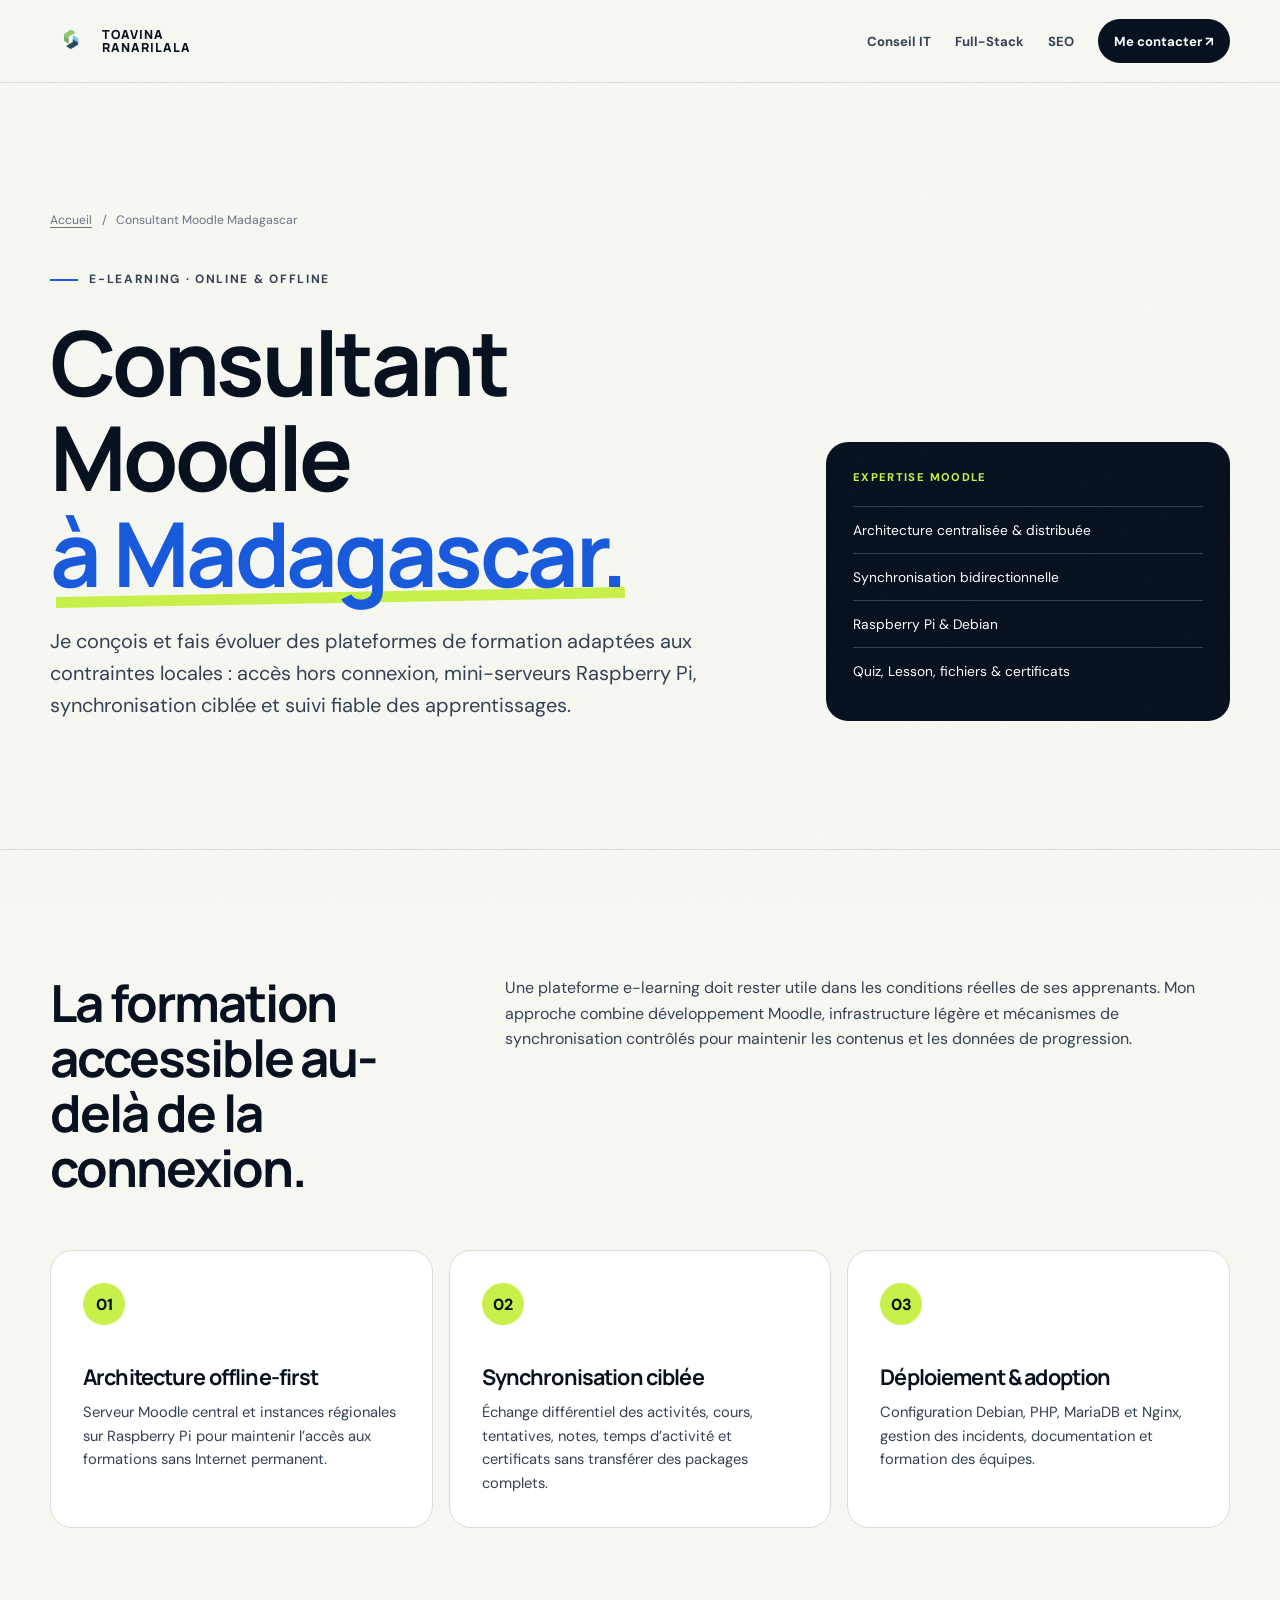
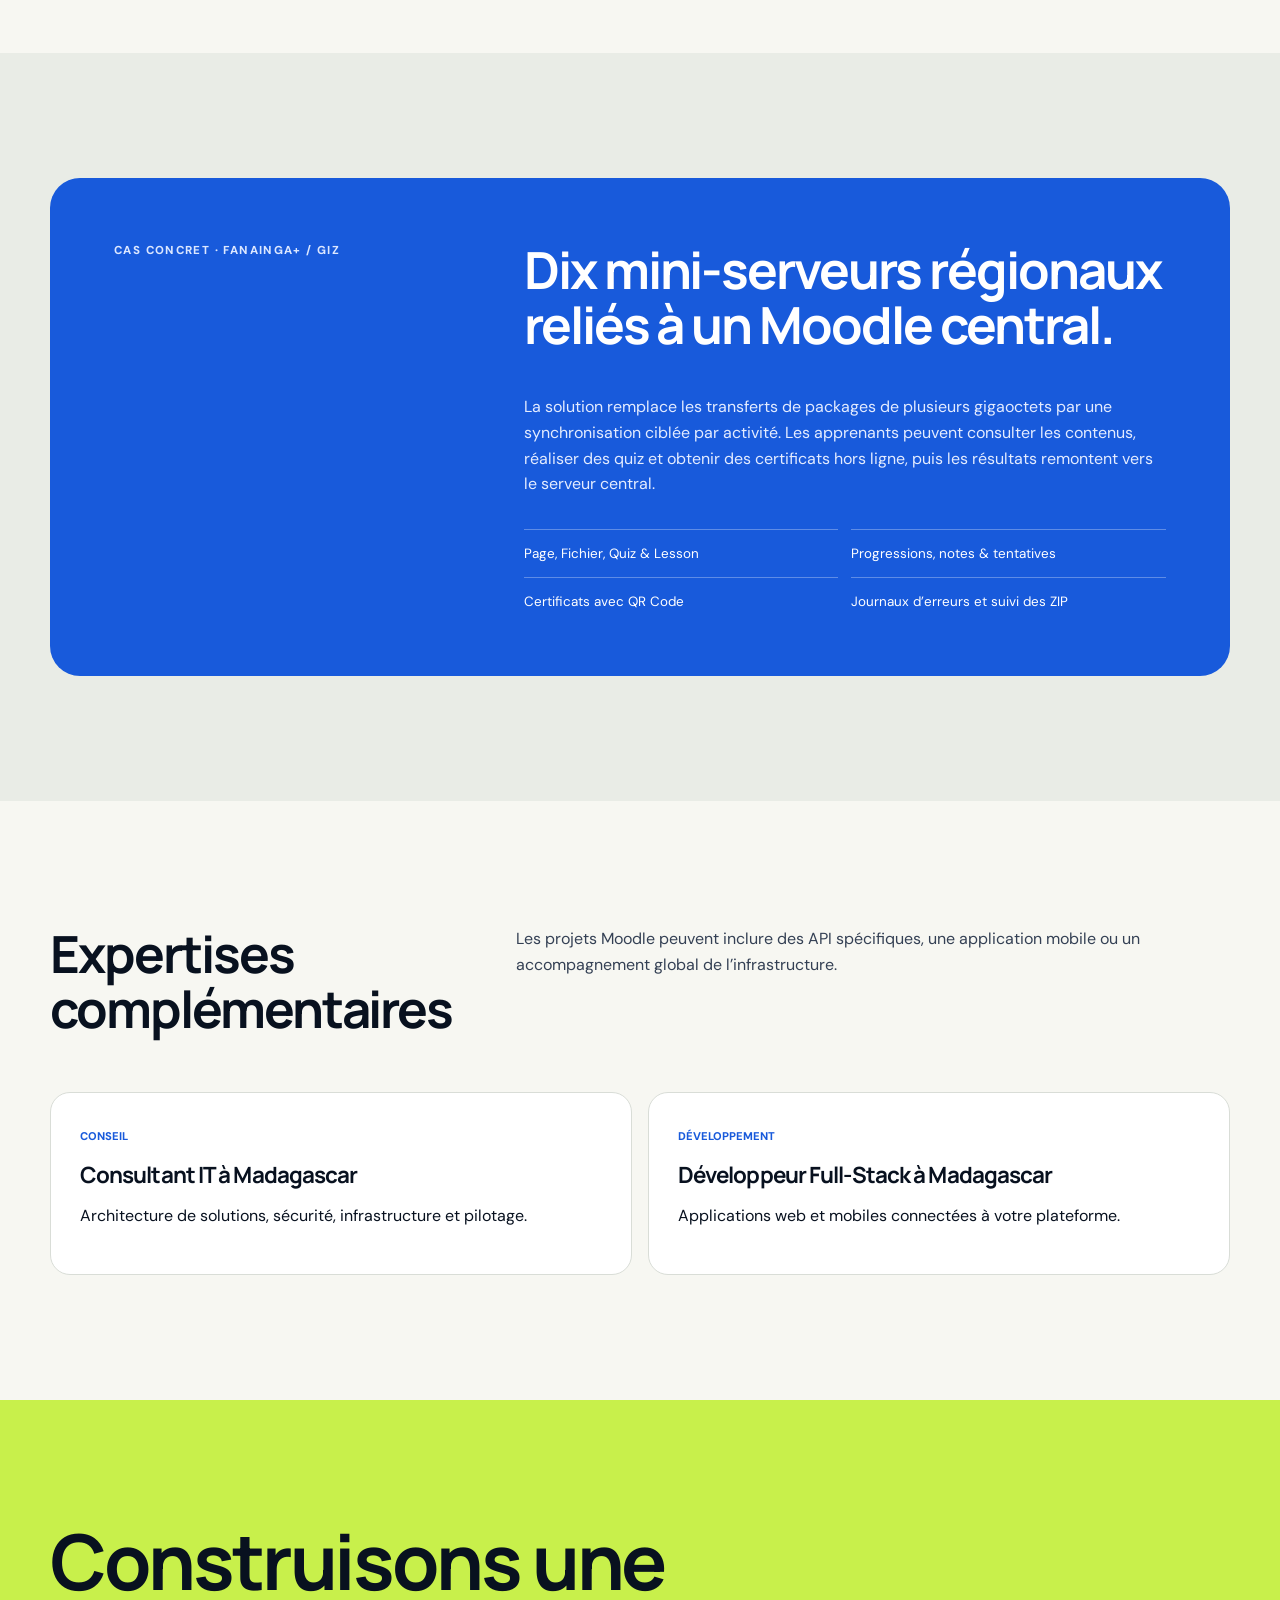
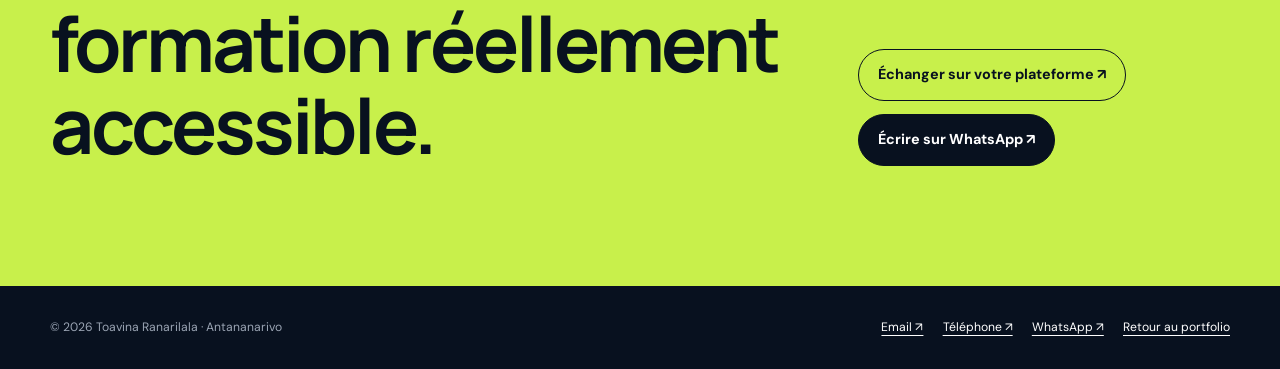
<file: consultant-moodle-madagascar.html>
<!doctype html>
<html lang="fr">
<head>
  <meta charset="utf-8"><meta name="viewport" content="width=device-width,initial-scale=1">
  <title>Consultant Moodle à Madagascar | Offline & Raspberry Pi</title>
  <meta name="description" content="Consultant Moodle à Madagascar : plateformes e-learning, accès hors ligne, synchronisation Moodle, mini-serveurs Raspberry Pi et certification QR Code.">
  <meta name="robots" content="index,follow,max-image-preview:large"><meta name="author" content="Toavina Ranarilala Mario"><meta name="theme-color" content="#08111f">
  <link rel="canonical" href="https://toavinam.github.io/portfolioToavina/consultant-moodle-madagascar.html"><link rel="icon" type="image/png" href="assets/SOLID_SANS_TXT.png">
  <link rel="preconnect" href="https://fonts.googleapis.com"><link rel="preconnect" href="https://fonts.gstatic.com" crossorigin><link href="https://fonts.googleapis.com/css2?family=DM+Sans:wght@400;500;600;700&family=Manrope:wght@500;600;700;800&display=swap" rel="stylesheet"><link rel="stylesheet" href="assets/styles.css"><link rel="stylesheet" href="assets/service.css">
  <meta property="og:type" content="website"><meta property="og:url" content="https://toavinam.github.io/portfolioToavina/consultant-moodle-madagascar.html"><meta property="og:title" content="Consultant Moodle à Madagascar | Toavina"><meta property="og:description" content="Moodle offline-first, Raspberry Pi, synchronisation de contenus et suivi des apprenants."><meta property="og:image" content="https://toavinam.github.io/portfolioToavina/assets/og-image.png"><meta property="og:image:width" content="1200"><meta property="og:image:height" content="630"><meta property="og:image:type" content="image/png"><meta name="twitter:card" content="summary_large_image"><meta name="twitter:title" content="Consultant Moodle à Madagascar | Toavina"><meta name="twitter:description" content="Moodle offline-first, Raspberry Pi, synchronisation de contenus et suivi des apprenants."><meta name="twitter:image" content="https://toavinam.github.io/portfolioToavina/assets/og-image.png"><meta property="og:locale" content="fr_FR">
  <script type="application/ld+json">{"@context":"https://schema.org","@type":"Service","name":"Conseil Moodle et solutions e-learning offline à Madagascar","serviceType":"Conseil et développement Moodle","areaServed":{"@type":"Country","name":"Madagascar"},"provider":{"@type":"Person","name":"Toavina Ranarilala Mario","jobTitle":"Architecte de solutions, Consultant IT et Lead Developer","url":"https://toavinam.github.io/portfolioToavina/"},"url":"https://toavinam.github.io/portfolioToavina/consultant-moodle-madagascar.html"}</script>
</head>
<body class="service-page"><header class="service-header"><nav class="service-nav shell" aria-label="Navigation"><a class="brand" href="index.html"><img class="brand-logo" src="assets/SOLID_SANS_TXT.png" width="42" height="42" alt=""><span class="brand-name">Toavina<br>Ranarilala</span></a><div class="service-nav-links" id="service-nav-links"><a href="consultant-it-madagascar.html">Conseil IT</a><a href="developpeur-full-stack-madagascar.html">Full-Stack</a><a href="referencement-seo-madagascar.html">SEO</a><a class="service-contact" href="index.html#contact">Me contacter ↗</a></div><button class="menu-toggle" type="button" aria-expanded="false" aria-controls="service-nav-links" aria-label="Ouvrir le menu"><span></span><span></span><span></span><span class="sr-only">Ouvrir le menu</span></button></nav></header>
<main><section class="service-hero"><div class="shell"><nav class="breadcrumbs" aria-label="Fil d’Ariane"><a href="index.html">Accueil</a><span>/</span><span>Consultant Moodle Madagascar</span></nav><div class="service-hero-grid"><div><p class="eyebrow"><span></span> E-learning · Online & offline</p><h1>Consultant Moodle <em>à Madagascar.</em></h1><p class="service-lead">Je conçois et fais évoluer des plateformes de formation adaptées aux contraintes locales : accès hors connexion, mini-serveurs Raspberry Pi, synchronisation ciblée et suivi fiable des apprentissages.</p></div><aside class="service-summary"><span>Expertise Moodle</span><ul><li>Architecture centralisée & distribuée</li><li>Synchronisation bidirectionnelle</li><li>Raspberry Pi & Debian</li><li>Quiz, Lesson, fichiers & certificats</li></ul></aside></div></div></section>
<section class="service-section"><div class="shell"><div class="service-heading"><h2>La formation accessible au-delà de la connexion.</h2><p>Une plateforme e-learning doit rester utile dans les conditions réelles de ses apprenants. Mon approche combine développement Moodle, infrastructure légère et mécanismes de synchronisation contrôlés pour maintenir les contenus et les données de progression.</p></div><div class="service-grid"><article class="service-card"><span>01</span><h3>Architecture offline-first</h3><p>Serveur Moodle central et instances régionales sur Raspberry Pi pour maintenir l’accès aux formations sans Internet permanent.</p></article><article class="service-card"><span>02</span><h3>Synchronisation ciblée</h3><p>Échange différentiel des activités, cours, tentatives, notes, temps d’activité et certificats sans transférer des packages complets.</p></article><article class="service-card"><span>03</span><h3>Déploiement & adoption</h3><p>Configuration Debian, PHP, MariaDB et Nginx, gestion des incidents, documentation et formation des équipes.</p></article></div></div></section>
<section class="service-section alt"><div class="shell"><article class="case-study"><div class="case-study-label">Cas concret · FANAINGA+ / GIZ</div><div><h2>Dix mini-serveurs régionaux reliés à un Moodle central.</h2><p>La solution remplace les transferts de packages de plusieurs gigaoctets par une synchronisation ciblée par activité. Les apprenants peuvent consulter les contenus, réaliser des quiz et obtenir des certificats hors ligne, puis les résultats remontent vers le serveur central.</p><ul class="case-list"><li>Page, Fichier, Quiz & Lesson</li><li>Progressions, notes & tentatives</li><li>Certificats avec QR Code</li><li>Journaux d’erreurs et suivi des ZIP</li></ul></div></article></div></section>
<section class="service-section"><div class="shell"><div class="service-heading"><h2>Expertises complémentaires</h2><p>Les projets Moodle peuvent inclure des API spécifiques, une application mobile ou un accompagnement global de l’infrastructure.</p></div><div class="related-grid"><a class="related-card" href="consultant-it-madagascar.html"><span>Conseil</span><h3>Consultant IT à Madagascar</h3><p>Architecture de solutions, sécurité, infrastructure et pilotage.</p></a><a class="related-card" href="developpeur-full-stack-madagascar.html"><span>Développement</span><h3>Développeur Full-Stack à Madagascar</h3><p>Applications web et mobiles connectées à votre plateforme.</p></a></div></div></section>
<section class="service-cta"><div class="shell service-cta-inner"><h2>Construisons une formation réellement accessible.</h2><div class="service-cta-buttons"><a class="button secondary" href="index.html#contact">Échanger sur votre plateforme ↗</a><a class="button whatsapp" href="https://wa.me/261344003904" target="_blank" rel="noopener">Écrire sur WhatsApp ↗</a></div></div></section></main><footer class="service-footer"><div class="shell service-footer-inner"><span>© 2026 Toavina Ranarilala · Antananarivo</span><div class="service-footer-links"><a href="mailto:toavinaranarilala@gmail.com">Email ↗</a><a href="tel:+261344003904">Téléphone ↗</a><a href="https://wa.me/261344003904" target="_blank" rel="noopener">WhatsApp ↗</a><a href="index.html">Retour au portfolio</a></div></div></footer><script src="assets/service-nav.js" defer></script></body></html>
</file>
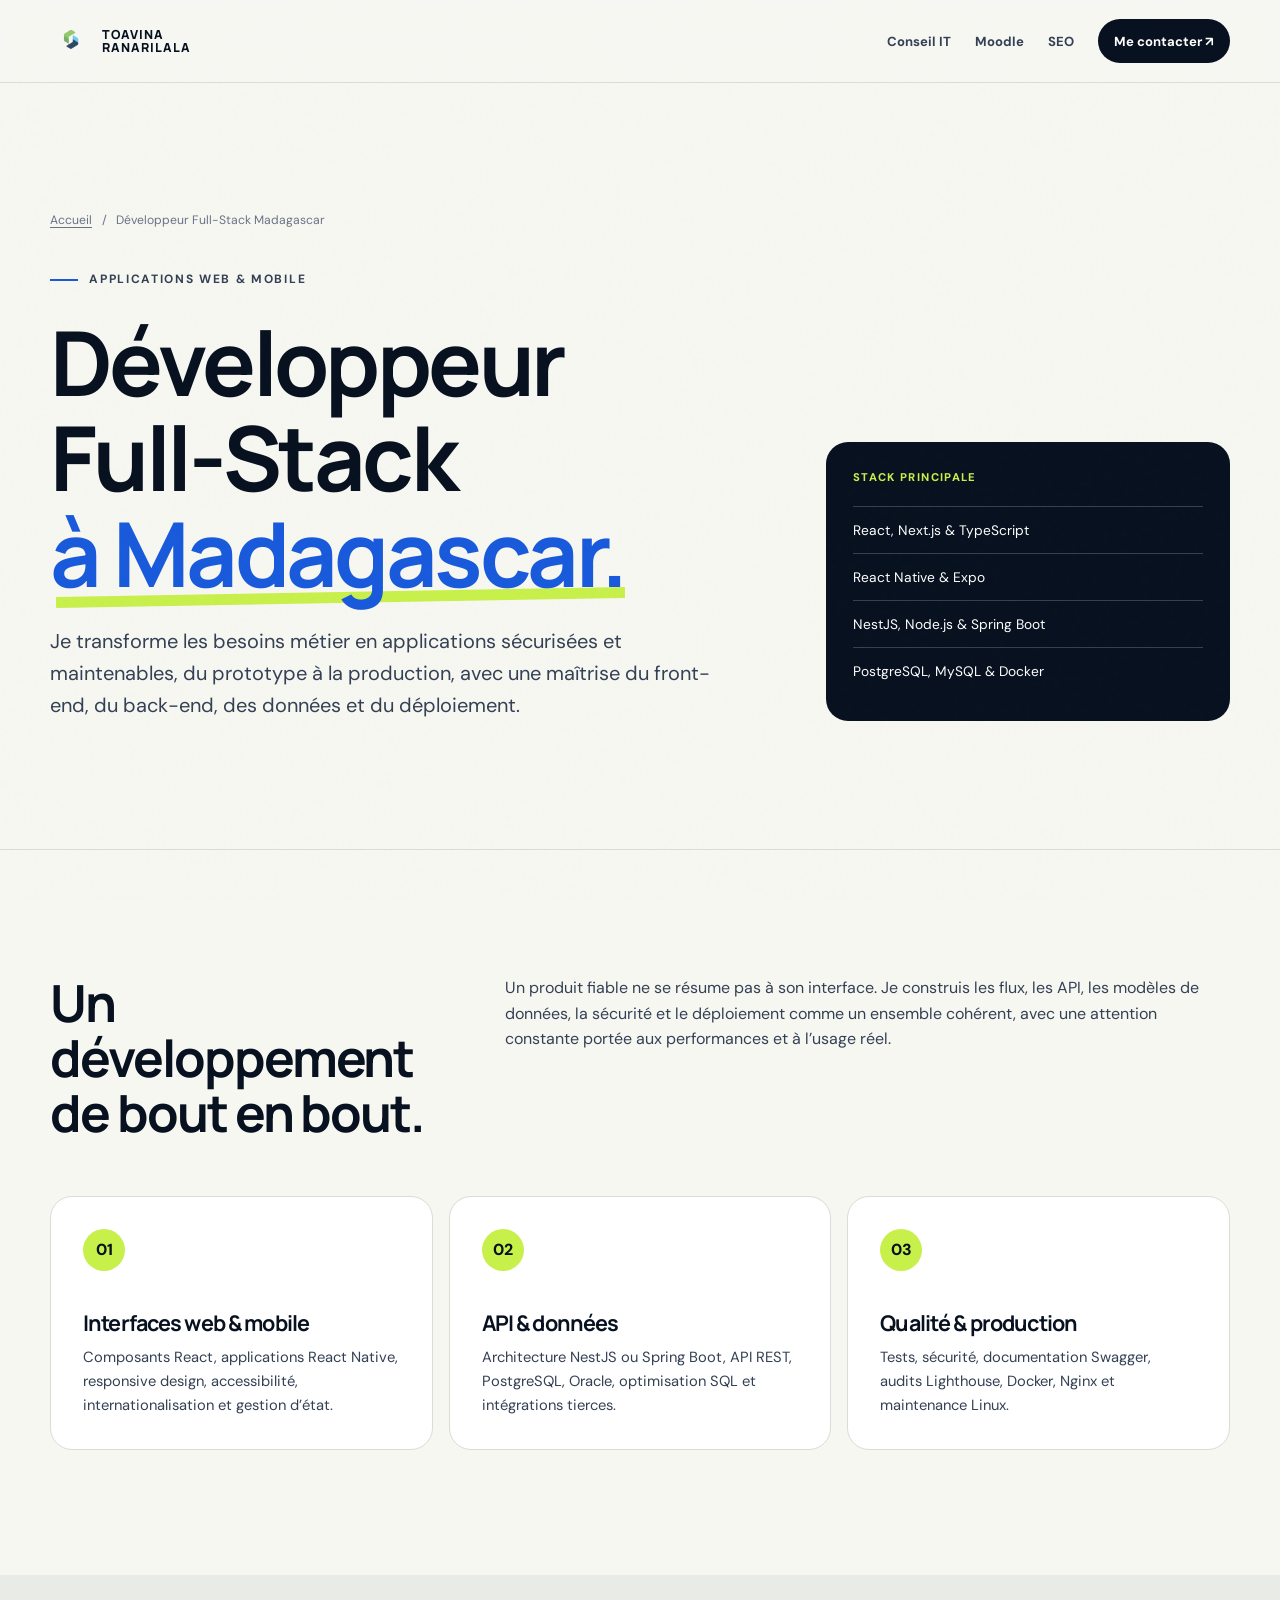
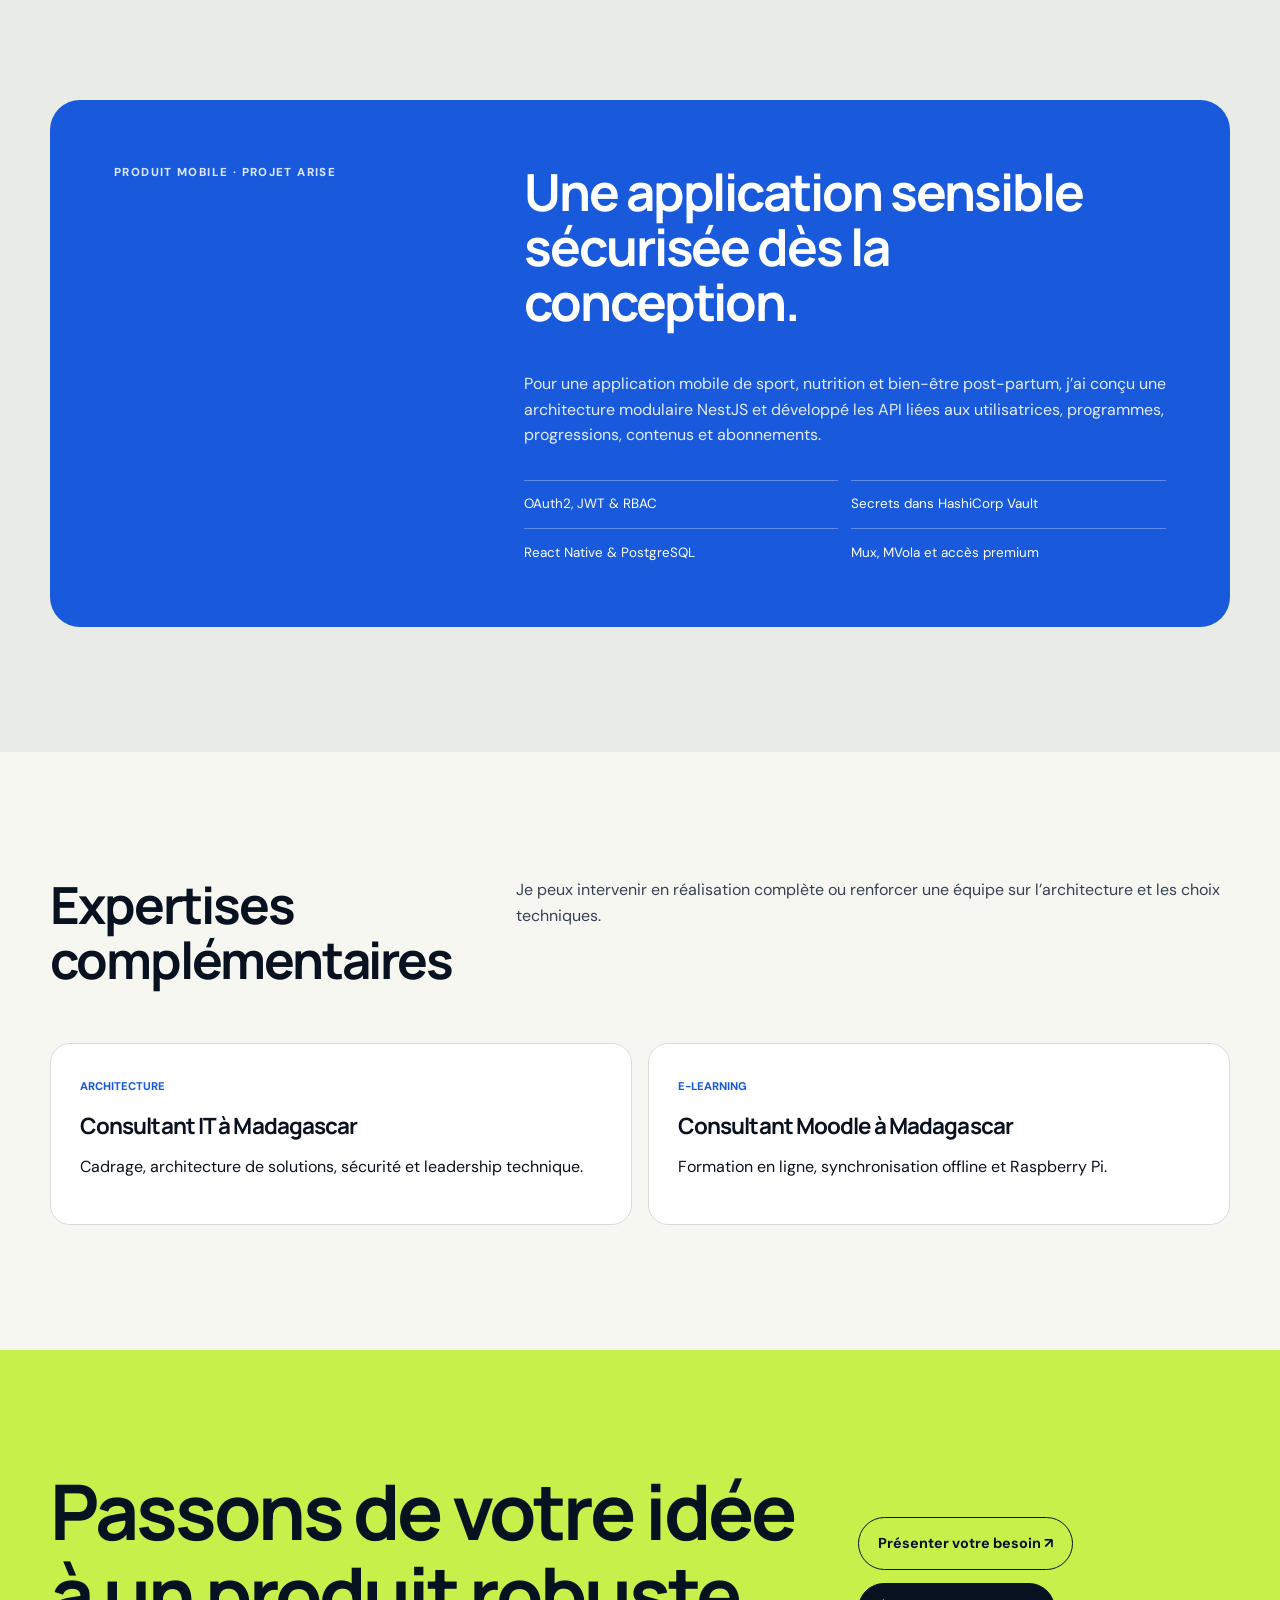
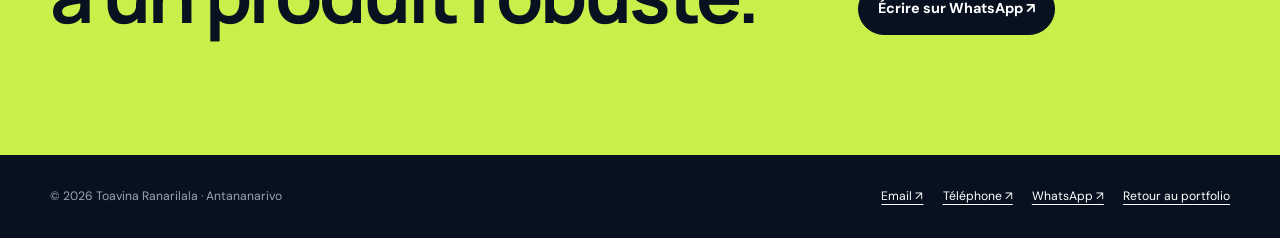
<file: developpeur-full-stack-madagascar.html>
<!doctype html>
<html lang="fr">
<head>
  <meta charset="utf-8"><meta name="viewport" content="width=device-width,initial-scale=1">
  <title>Développeur Full-Stack à Madagascar | React & NestJS</title>
  <meta name="description" content="Développeur Full-Stack à Madagascar : applications web et mobiles avec React, React Native, NestJS, Spring Boot, PostgreSQL et Docker.">
  <meta name="robots" content="index,follow,max-image-preview:large"><meta name="author" content="Toavina Ranarilala Mario"><meta name="theme-color" content="#08111f">
  <link rel="canonical" href="https://toavinam.github.io/portfolioToavina/developpeur-full-stack-madagascar.html"><link rel="icon" type="image/png" href="assets/SOLID_SANS_TXT.png">
  <link rel="preconnect" href="https://fonts.googleapis.com"><link rel="preconnect" href="https://fonts.gstatic.com" crossorigin><link href="https://fonts.googleapis.com/css2?family=DM+Sans:wght@400;500;600;700&family=Manrope:wght@500;600;700;800&display=swap" rel="stylesheet"><link rel="stylesheet" href="assets/styles.css"><link rel="stylesheet" href="assets/service.css">
  <meta property="og:type" content="website"><meta property="og:url" content="https://toavinam.github.io/portfolioToavina/developpeur-full-stack-madagascar.html"><meta property="og:title" content="Développeur Full-Stack à Madagascar | Toavina"><meta property="og:description" content="Applications web et mobiles robustes avec React, NestJS, React Native et Spring Boot."><meta property="og:image" content="https://toavinam.github.io/portfolioToavina/assets/og-image.png"><meta property="og:image:width" content="1200"><meta property="og:image:height" content="630"><meta property="og:image:type" content="image/png"><meta name="twitter:card" content="summary_large_image"><meta name="twitter:title" content="Développeur Full-Stack à Madagascar | Toavina"><meta name="twitter:description" content="Applications web et mobiles robustes avec React, NestJS, React Native et Spring Boot."><meta name="twitter:image" content="https://toavinam.github.io/portfolioToavina/assets/og-image.png"><meta property="og:locale" content="fr_FR">
  <script type="application/ld+json">{"@context":"https://schema.org","@type":"Service","name":"Développement Full-Stack web et mobile à Madagascar","serviceType":"Développement d’applications web et mobiles","areaServed":{"@type":"Country","name":"Madagascar"},"provider":{"@type":"Person","name":"Toavina Ranarilala Mario","jobTitle":"Architecte de solutions, Lead Developer Full-Stack","url":"https://toavinam.github.io/portfolioToavina/"},"url":"https://toavinam.github.io/portfolioToavina/developpeur-full-stack-madagascar.html"}</script>
</head>
<body class="service-page"><header class="service-header"><nav class="service-nav shell" aria-label="Navigation"><a class="brand" href="index.html"><img class="brand-logo" src="assets/SOLID_SANS_TXT.png" width="42" height="42" alt=""><span class="brand-name">Toavina<br>Ranarilala</span></a><div class="service-nav-links" id="service-nav-links"><a href="consultant-it-madagascar.html">Conseil IT</a><a href="consultant-moodle-madagascar.html">Moodle</a><a href="referencement-seo-madagascar.html">SEO</a><a class="service-contact" href="index.html#contact">Me contacter ↗</a></div><button class="menu-toggle" type="button" aria-expanded="false" aria-controls="service-nav-links" aria-label="Ouvrir le menu"><span></span><span></span><span></span><span class="sr-only">Ouvrir le menu</span></button></nav></header>
<main><section class="service-hero"><div class="shell"><nav class="breadcrumbs" aria-label="Fil d’Ariane"><a href="index.html">Accueil</a><span>/</span><span>Développeur Full-Stack Madagascar</span></nav><div class="service-hero-grid"><div><p class="eyebrow"><span></span> Applications web & mobile</p><h1>Développeur Full-Stack <em>à Madagascar.</em></h1><p class="service-lead">Je transforme les besoins métier en applications sécurisées et maintenables, du prototype à la production, avec une maîtrise du front-end, du back-end, des données et du déploiement.</p></div><aside class="service-summary"><span>Stack principale</span><ul><li>React, Next.js & TypeScript</li><li>React Native & Expo</li><li>NestJS, Node.js & Spring Boot</li><li>PostgreSQL, MySQL & Docker</li></ul></aside></div></div></section>
<section class="service-section"><div class="shell"><div class="service-heading"><h2>Un développement de bout en bout.</h2><p>Un produit fiable ne se résume pas à son interface. Je construis les flux, les API, les modèles de données, la sécurité et le déploiement comme un ensemble cohérent, avec une attention constante portée aux performances et à l’usage réel.</p></div><div class="service-grid"><article class="service-card"><span>01</span><h3>Interfaces web & mobile</h3><p>Composants React, applications React Native, responsive design, accessibilité, internationalisation et gestion d’état.</p></article><article class="service-card"><span>02</span><h3>API & données</h3><p>Architecture NestJS ou Spring Boot, API REST, PostgreSQL, Oracle, optimisation SQL et intégrations tierces.</p></article><article class="service-card"><span>03</span><h3>Qualité & production</h3><p>Tests, sécurité, documentation Swagger, audits Lighthouse, Docker, Nginx et maintenance Linux.</p></article></div></div></section>
<section class="service-section alt"><div class="shell"><article class="case-study"><div class="case-study-label">Produit mobile · Projet Arise</div><div><h2>Une application sensible sécurisée dès la conception.</h2><p>Pour une application mobile de sport, nutrition et bien-être post-partum, j’ai conçu une architecture modulaire NestJS et développé les API liées aux utilisatrices, programmes, progressions, contenus et abonnements.</p><ul class="case-list"><li>OAuth2, JWT & RBAC</li><li>Secrets dans HashiCorp Vault</li><li>React Native & PostgreSQL</li><li>Mux, MVola et accès premium</li></ul></div></article></div></section>
<section class="service-section"><div class="shell"><div class="service-heading"><h2>Expertises complémentaires</h2><p>Je peux intervenir en réalisation complète ou renforcer une équipe sur l’architecture et les choix techniques.</p></div><div class="related-grid"><a class="related-card" href="consultant-it-madagascar.html"><span>Architecture</span><h3>Consultant IT à Madagascar</h3><p>Cadrage, architecture de solutions, sécurité et leadership technique.</p></a><a class="related-card" href="consultant-moodle-madagascar.html"><span>E-learning</span><h3>Consultant Moodle à Madagascar</h3><p>Formation en ligne, synchronisation offline et Raspberry Pi.</p></a></div></div></section>
<section class="service-cta"><div class="shell service-cta-inner"><h2>Passons de votre idée à un produit robuste.</h2><div class="service-cta-buttons"><a class="button secondary" href="index.html#contact">Présenter votre besoin ↗</a><a class="button whatsapp" href="https://wa.me/261344003904" target="_blank" rel="noopener">Écrire sur WhatsApp ↗</a></div></div></section></main><footer class="service-footer"><div class="shell service-footer-inner"><span>© 2026 Toavina Ranarilala · Antananarivo</span><div class="service-footer-links"><a href="mailto:toavinaranarilala@gmail.com">Email ↗</a><a href="tel:+261344003904">Téléphone ↗</a><a href="https://wa.me/261344003904" target="_blank" rel="noopener">WhatsApp ↗</a><a href="index.html">Retour au portfolio</a></div></div></footer><script src="assets/service-nav.js" defer></script></body></html>
</file>
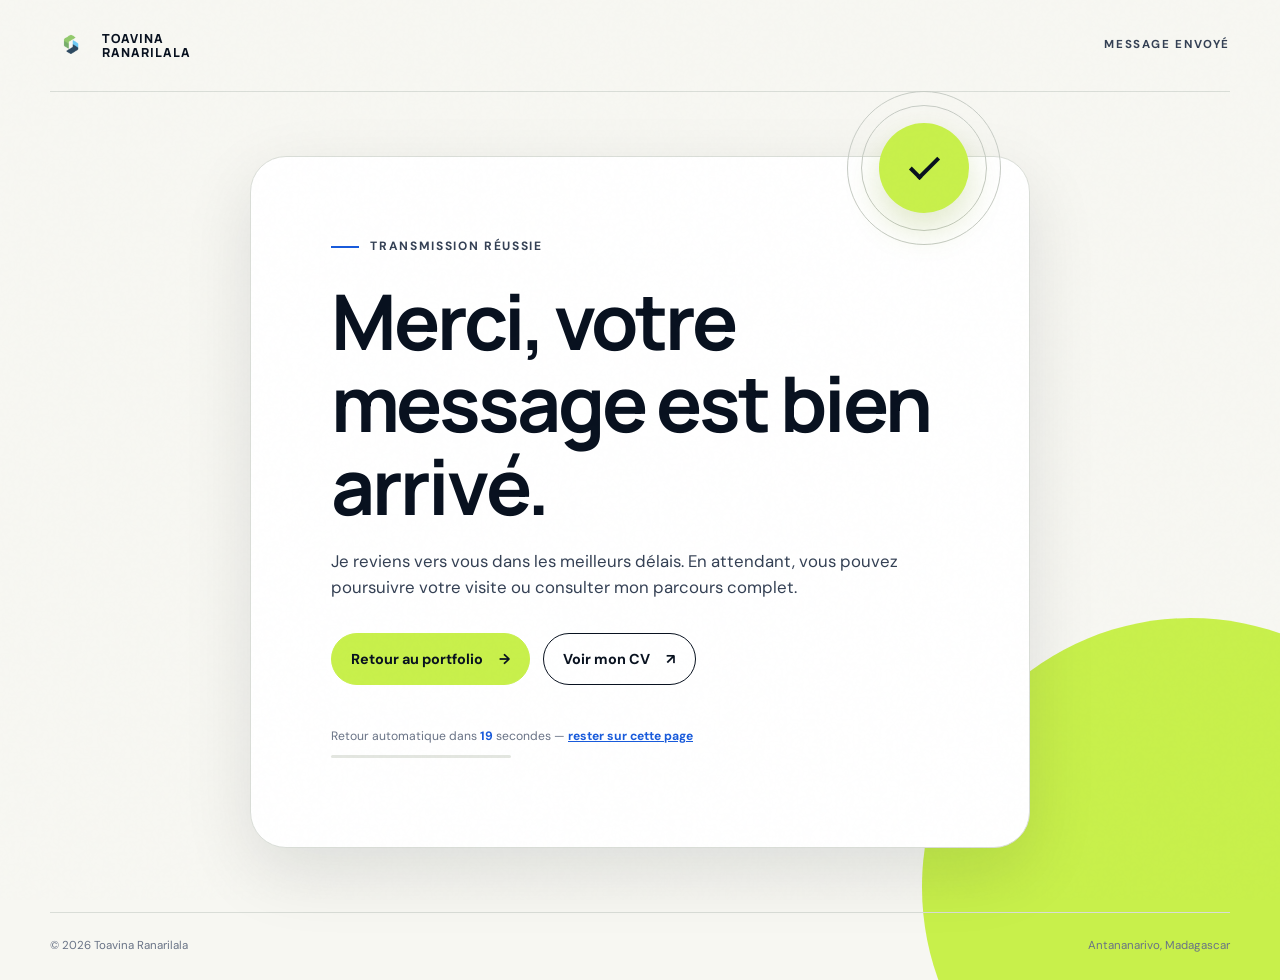
<file: merci.html>
<!doctype html>
<html lang="fr">
<head>
  <meta charset="utf-8">
  <meta name="viewport" content="width=device-width,initial-scale=1">
  <meta name="robots" content="noindex,follow">
  <meta name="theme-color" content="#08111f">
  <title>Message envoyé | Toavina Ranarilala</title>
  <link rel="icon" type="image/png" sizes="1024x1024" href="assets/SOLID_SANS_TXT.png">
  <link rel="apple-touch-icon" href="assets/SOLID_SANS_TXT.png">
  <link rel="preconnect" href="https://fonts.googleapis.com">
  <link rel="preconnect" href="https://fonts.gstatic.com" crossorigin>
  <link href="https://fonts.googleapis.com/css2?family=DM+Sans:wght@400;500;600;700&family=Manrope:wght@500;600;700;800&display=swap" rel="stylesheet">
  <link rel="stylesheet" href="assets/styles.css">
  <link rel="stylesheet" href="assets/merci.css">
</head>
<body class="thanks-page">
  <header class="thanks-header shell">
    <a class="brand" href="index.html" aria-label="Retour au portfolio"><img class="brand-logo" src="assets/SOLID_SANS_TXT.png" width="42" height="42" alt=""><span class="brand-name">Toavina<br>Ranarilala</span></a>
    <span>Message envoyé</span>
  </header>
  <main class="thanks-main shell">
    <section class="thanks-card" aria-labelledby="thanks-title">
      <div class="thanks-visual" aria-hidden="true"><span class="thanks-ring ring-one"></span><span class="thanks-ring ring-two"></span><div class="thanks-check"><span></span></div></div>
      <p class="eyebrow"><span></span> Transmission réussie</p>
      <h1 id="thanks-title">Merci, votre message est bien arrivé.</h1>
      <p class="thanks-intro">Je reviens vers vous dans les meilleurs délais. En attendant, vous pouvez poursuivre votre visite ou consulter mon parcours complet.</p>
      <div class="thanks-actions"><a class="button primary" href="index.html">Retour au portfolio <span aria-hidden="true">→</span></a><a class="button secondary" href="assets/CV_Toavina_Ranarilala_2026.pdf" target="_blank" rel="noopener">Voir mon CV <span aria-hidden="true">↗</span></a></div>
      <div class="thanks-countdown" id="countdown-wrap"><p class="thanks-countdown">Retour automatique dans <strong id="timer">20</strong> secondes — <button type="button" class="thanks-stay" id="stay">rester sur cette page</button></p><div class="thanks-progress" aria-hidden="true"><span></span></div><p class="thanks-stay-note" id="stay-note" hidden>Parfait, vous restez ici. Revenez quand vous voulez.</p></div>
    </section>
  </main>
  <footer class="thanks-footer shell"><span>© 2026 Toavina Ranarilala</span><span>Antananarivo, Madagascar</span></footer>
  <script>
    let seconds = 20;
    const timer = document.getElementById('timer');
    const stay = document.getElementById('stay');
    const countdown = document.getElementById('countdown-wrap');
    const stayNote = document.getElementById('stay-note');
    const interval = window.setInterval(() => {
      seconds -= 1; timer.textContent = seconds;
      if (seconds <= 0) { window.clearInterval(interval); window.location.href = 'index.html'; }
    }, 1000);
    stay.addEventListener('click', () => {
      window.clearInterval(interval);
      countdown.hidden = true;
      stayNote.hidden = false;
    });
  </script>
</body>
</html>
</file>
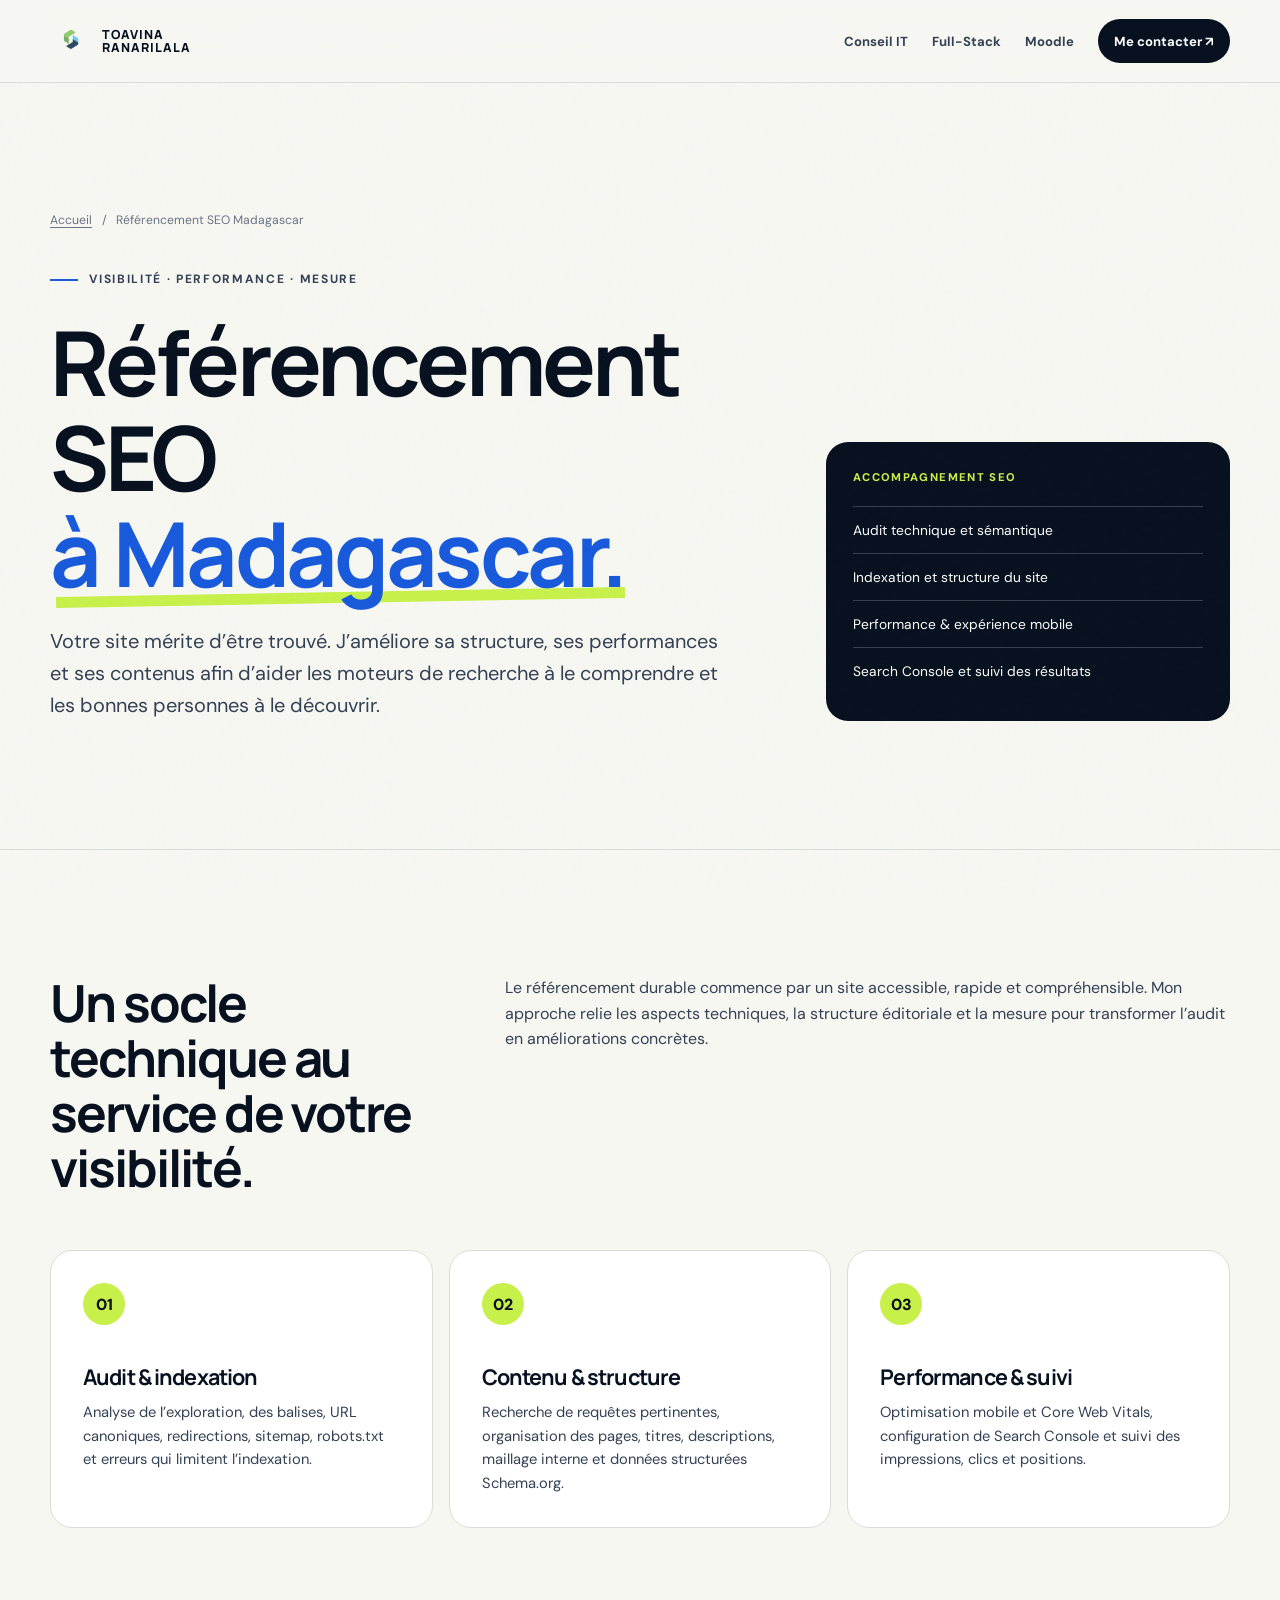
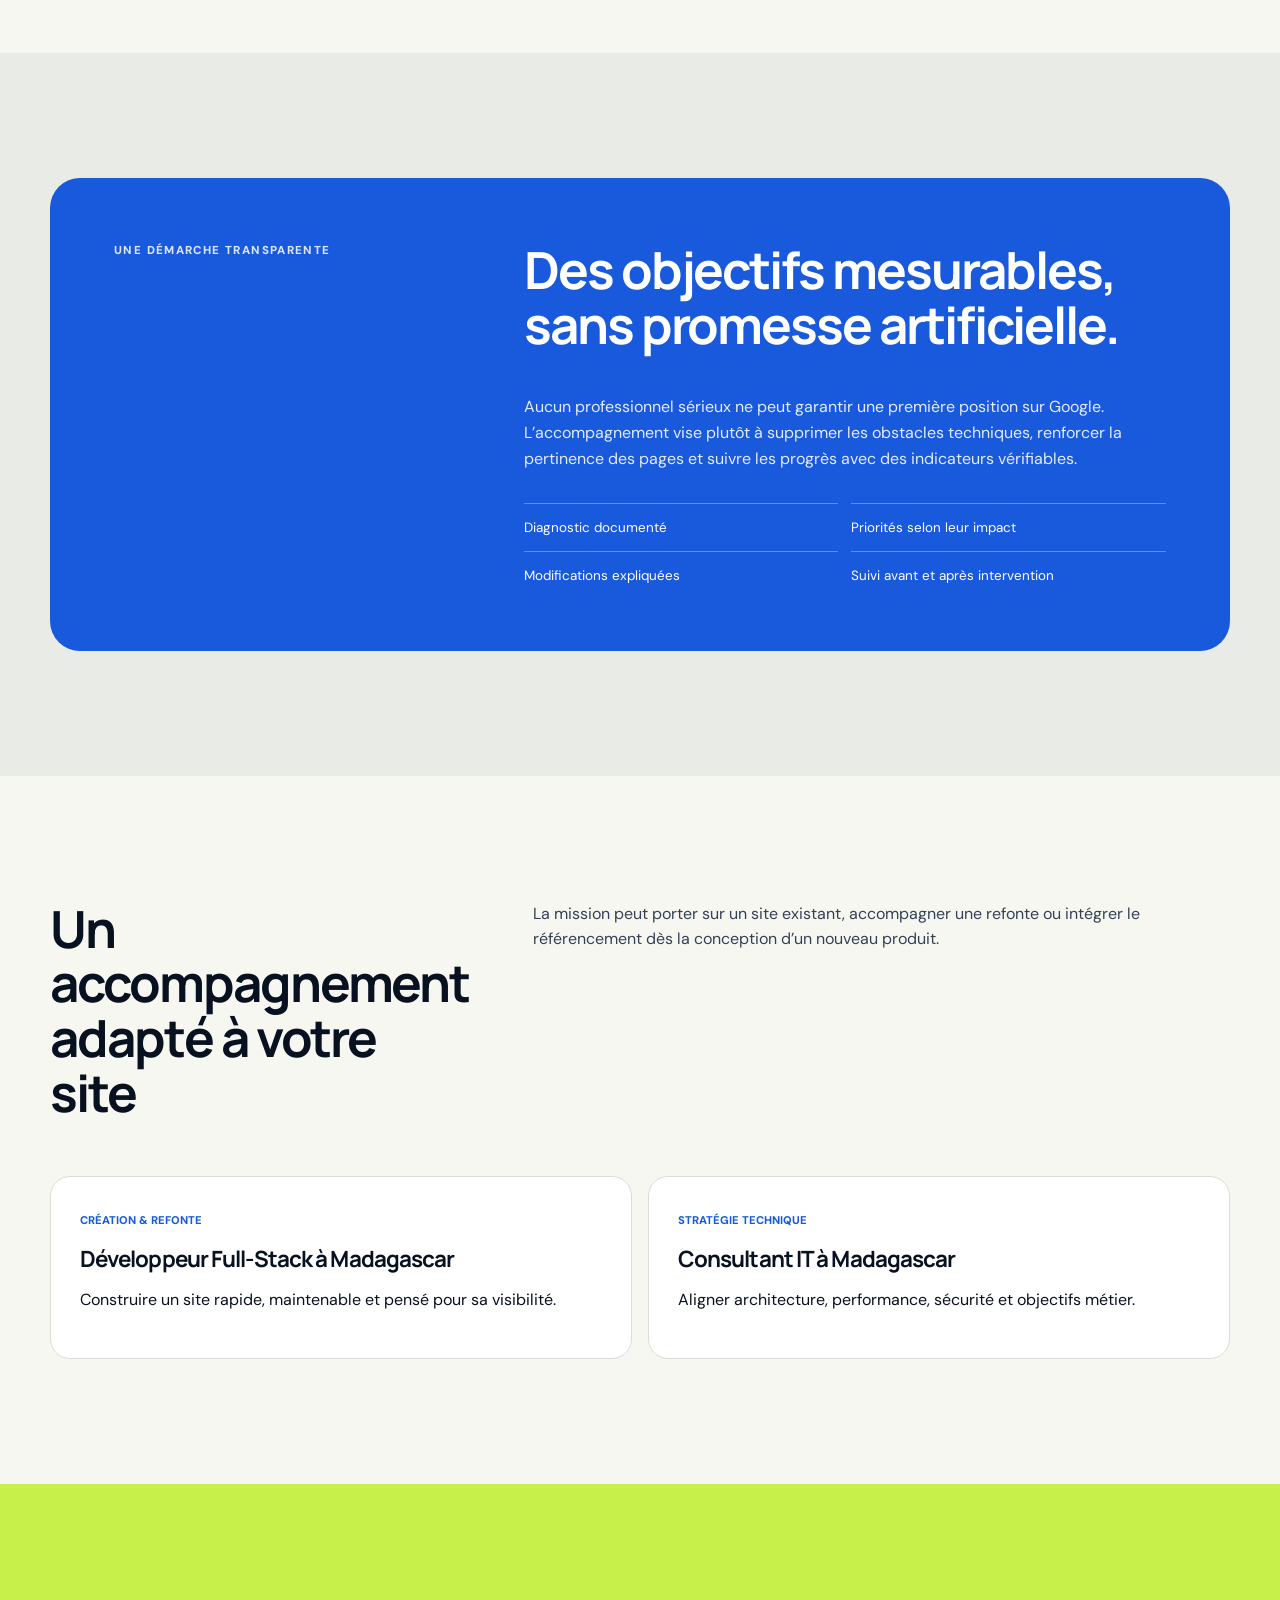
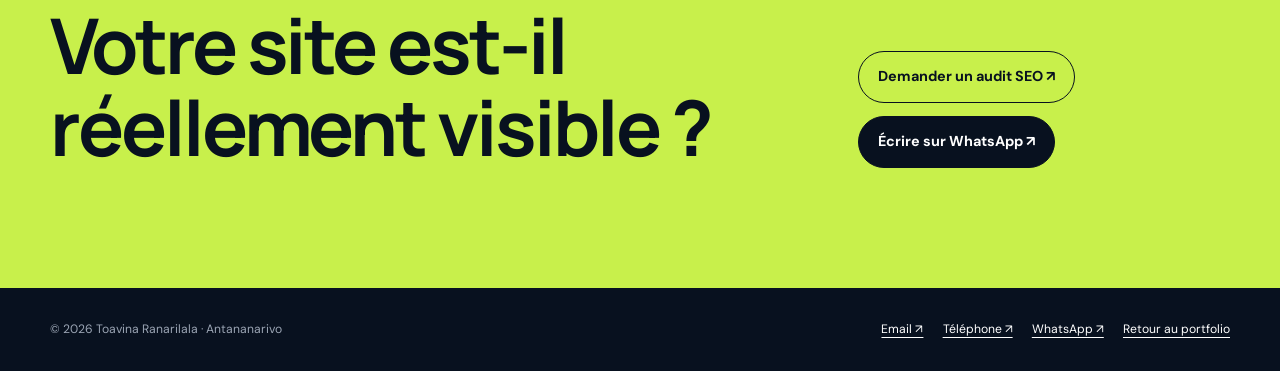
<file: referencement-seo-madagascar.html>
<!doctype html>
<html lang="fr">
<head>
  <meta charset="utf-8"><meta name="viewport" content="width=device-width,initial-scale=1">
  <title>Référencement SEO à Madagascar | Audit & Technique</title>
  <meta name="description" content="Référencement SEO à Madagascar : audit technique, indexation, performance, contenu, données structurées et suivi Search Console pour améliorer votre visibilité.">
  <meta name="robots" content="index,follow,max-image-preview:large"><meta name="author" content="Toavina Ranarilala Mario"><meta name="theme-color" content="#08111f">
  <link rel="canonical" href="https://toavinam.github.io/portfolioToavina/referencement-seo-madagascar.html"><link rel="icon" type="image/png" href="assets/SOLID_SANS_TXT.png">
  <link rel="preconnect" href="https://fonts.googleapis.com"><link rel="preconnect" href="https://fonts.gstatic.com" crossorigin><link href="https://fonts.googleapis.com/css2?family=DM+Sans:wght@400;500;600;700&family=Manrope:wght@500;600;700;800&display=swap" rel="stylesheet"><link rel="stylesheet" href="assets/styles.css"><link rel="stylesheet" href="assets/service.css">
  <meta property="og:type" content="website"><meta property="og:url" content="https://toavinam.github.io/portfolioToavina/referencement-seo-madagascar.html"><meta property="og:title" content="Référencement SEO à Madagascar | Toavina"><meta property="og:description" content="Audit, optimisation technique et accompagnement SEO pour améliorer durablement votre visibilité."><meta property="og:image" content="https://toavinam.github.io/portfolioToavina/assets/og-image.png"><meta property="og:image:width" content="1200"><meta property="og:image:height" content="630"><meta property="og:image:type" content="image/png"><meta name="twitter:card" content="summary_large_image"><meta name="twitter:title" content="Référencement SEO à Madagascar | Toavina"><meta name="twitter:description" content="Audit, optimisation technique et accompagnement SEO pour améliorer durablement votre visibilité."><meta name="twitter:image" content="https://toavinam.github.io/portfolioToavina/assets/og-image.png"><meta property="og:locale" content="fr_FR">
  <script type="application/ld+json">{"@context":"https://schema.org","@type":"Service","name":"Référencement naturel et SEO technique à Madagascar","serviceType":"Audit et optimisation SEO technique","areaServed":{"@type":"Country","name":"Madagascar"},"provider":{"@type":"Person","name":"Toavina Ranarilala Mario","jobTitle":"Architecte de solutions, Consultant IT et Lead Developer Full-Stack","url":"https://toavinam.github.io/portfolioToavina/"},"url":"https://toavinam.github.io/portfolioToavina/referencement-seo-madagascar.html"}</script>
</head>
<body class="service-page"><header class="service-header"><nav class="service-nav shell" aria-label="Navigation"><a class="brand" href="index.html"><img class="brand-logo" src="assets/SOLID_SANS_TXT.png" width="42" height="42" alt=""><span class="brand-name">Toavina<br>Ranarilala</span></a><div class="service-nav-links" id="service-nav-links"><a href="consultant-it-madagascar.html">Conseil IT</a><a href="developpeur-full-stack-madagascar.html">Full-Stack</a><a href="consultant-moodle-madagascar.html">Moodle</a><a class="service-contact" href="index.html#contact">Me contacter ↗</a></div><button class="menu-toggle" type="button" aria-expanded="false" aria-controls="service-nav-links" aria-label="Ouvrir le menu"><span></span><span></span><span></span><span class="sr-only">Ouvrir le menu</span></button></nav></header>
<main><section class="service-hero"><div class="shell"><nav class="breadcrumbs" aria-label="Fil d’Ariane"><a href="index.html">Accueil</a><span>/</span><span>Référencement SEO Madagascar</span></nav><div class="service-hero-grid"><div><p class="eyebrow"><span></span> Visibilité · Performance · Mesure</p><h1>Référencement SEO <em>à Madagascar.</em></h1><p class="service-lead">Votre site mérite d’être trouvé. J’améliore sa structure, ses performances et ses contenus afin d’aider les moteurs de recherche à le comprendre et les bonnes personnes à le découvrir.</p></div><aside class="service-summary"><span>Accompagnement SEO</span><ul><li>Audit technique et sémantique</li><li>Indexation et structure du site</li><li>Performance & expérience mobile</li><li>Search Console et suivi des résultats</li></ul></aside></div></div></section>
<section class="service-section"><div class="shell"><div class="service-heading"><h2>Un socle technique au service de votre visibilité.</h2><p>Le référencement durable commence par un site accessible, rapide et compréhensible. Mon approche relie les aspects techniques, la structure éditoriale et la mesure pour transformer l’audit en améliorations concrètes.</p></div><div class="service-grid"><article class="service-card"><span>01</span><h3>Audit & indexation</h3><p>Analyse de l’exploration, des balises, URL canoniques, redirections, sitemap, robots.txt et erreurs qui limitent l’indexation.</p></article><article class="service-card"><span>02</span><h3>Contenu & structure</h3><p>Recherche de requêtes pertinentes, organisation des pages, titres, descriptions, maillage interne et données structurées Schema.org.</p></article><article class="service-card"><span>03</span><h3>Performance & suivi</h3><p>Optimisation mobile et Core Web Vitals, configuration de Search Console et suivi des impressions, clics et positions.</p></article></div></div></section>
<section class="service-section alt"><div class="shell"><article class="case-study"><div class="case-study-label">Une démarche transparente</div><div><h2>Des objectifs mesurables, sans promesse artificielle.</h2><p>Aucun professionnel sérieux ne peut garantir une première position sur Google. L’accompagnement vise plutôt à supprimer les obstacles techniques, renforcer la pertinence des pages et suivre les progrès avec des indicateurs vérifiables.</p><ul class="case-list"><li>Diagnostic documenté</li><li>Priorités selon leur impact</li><li>Modifications expliquées</li><li>Suivi avant et après intervention</li></ul></div></article></div></section>
<section class="service-section"><div class="shell"><div class="service-heading"><h2>Un accompagnement adapté à votre site</h2><p>La mission peut porter sur un site existant, accompagner une refonte ou intégrer le référencement dès la conception d’un nouveau produit.</p></div><div class="related-grid"><a class="related-card" href="developpeur-full-stack-madagascar.html"><span>Création & refonte</span><h3>Développeur Full-Stack à Madagascar</h3><p>Construire un site rapide, maintenable et pensé pour sa visibilité.</p></a><a class="related-card" href="consultant-it-madagascar.html"><span>Stratégie technique</span><h3>Consultant IT à Madagascar</h3><p>Aligner architecture, performance, sécurité et objectifs métier.</p></a></div></div></section>
<section class="service-cta"><div class="shell service-cta-inner"><h2>Votre site est-il réellement visible ?</h2><div class="service-cta-buttons"><a class="button secondary" href="index.html#contact">Demander un audit SEO ↗</a><a class="button whatsapp" href="https://wa.me/261344003904" target="_blank" rel="noopener">Écrire sur WhatsApp ↗</a></div></div></section></main><footer class="service-footer"><div class="shell service-footer-inner"><span>© 2026 Toavina Ranarilala · Antananarivo</span><div class="service-footer-links"><a href="mailto:toavinaranarilala@gmail.com">Email ↗</a><a href="tel:+261344003904">Téléphone ↗</a><a href="https://wa.me/261344003904" target="_blank" rel="noopener">WhatsApp ↗</a><a href="index.html">Retour au portfolio</a></div></div></footer><script src="assets/service-nav.js" defer></script></body>
</html>
</file>
<file: assets/styles.css>
:root{--ink:#08111f;--soft:#344054;--paper:#f7f7f2;--white:#fff;--line:#d9ddd7;--acid:#c8f04b;--blue:#185adb;--radius:24px;--shadow:0 24px 70px rgba(8,17,31,.11)}
*{box-sizing:border-box}html{scroll-behavior:smooth;scroll-padding-top:100px}body{margin:0;color:var(--ink);background:var(--paper);font-family:"DM Sans",sans-serif;line-height:1.6;-webkit-font-smoothing:antialiased}body:before{content:"";position:fixed;inset:0;pointer-events:none;opacity:.3;z-index:10;background-image:url("data:image/svg+xml,%3Csvg viewBox='0 0 180 180' xmlns='http://www.w3.org/2000/svg'%3E%3Cfilter id='n'%3E%3CfeTurbulence type='fractalNoise' baseFrequency='.9' numOctaves='2'/%3E%3C/filter%3E%3Crect width='100%25' height='100%25' filter='url(%23n)' opacity='.035'/%3E%3C/svg%3E")}a{color:inherit}img{max-width:100%;display:block}button,input,textarea{font:inherit}.shell{width:min(1180px,calc(100% - 48px));margin-inline:auto}.sr-only{position:absolute;width:1px;height:1px;padding:0;margin:-1px;overflow:hidden;clip:rect(0,0,0,0);white-space:nowrap;border:0}.skip-link{position:fixed;top:10px;left:10px;padding:.7rem 1rem;background:var(--acid);z-index:999;transform:translateY(-150%)}.skip-link:focus{transform:none}
.site-header{position:sticky;top:0;z-index:50;background:rgba(247,247,242,.88);border-bottom:1px solid transparent;backdrop-filter:blur(18px);transition:border-color .25s}.site-header.scrolled{border-color:var(--line)}.nav{min-height:82px;display:flex;align-items:center;justify-content:space-between;gap:2rem}.brand{display:inline-flex;align-items:center;gap:.65rem;font-family:Manrope,sans-serif;font-weight:800;text-decoration:none;line-height:1.05}.brand-mark{display:grid;place-items:center;width:42px;height:42px;color:var(--paper);background:var(--ink);border-radius:50%;font-size:.82rem}.brand-name{font-size:.78rem;text-transform:uppercase;letter-spacing:.08em}.nav-links{display:flex;gap:2rem;margin-left:auto}.nav-links a{color:var(--soft);font-size:.9rem;font-weight:600;text-decoration:none}.nav-cta{padding:.76rem 1.1rem;background:var(--ink);color:#fff;border-radius:99px;text-decoration:none;font-size:.86rem;font-weight:600}.menu-toggle{display:none;width:44px;height:44px;padding:11px;border:0;background:var(--ink);border-radius:50%}.menu-toggle>span:not(.sr-only){display:block;height:1.5px;margin:4px 0;background:#fff}
.hero{min-height:calc(100vh - 82px);display:grid;grid-template-columns:1.17fr .83fr;align-items:start;gap:clamp(3rem,7vw,7rem);padding-block:70px 90px}.eyebrow{display:flex;align-items:center;gap:.7rem;margin:0 0 1.5rem;color:var(--soft);font-size:.75rem;font-weight:700;text-transform:uppercase;letter-spacing:.14em}.eyebrow span{width:28px;height:2px;background:var(--blue)}h1,h2,h3{margin-top:0;font-family:Manrope,sans-serif;line-height:1.07;letter-spacing:-.04em}h1{max-width:750px;margin-bottom:1.6rem;font-size:clamp(3.1rem,6.2vw,6.5rem)}h1 em{position:relative;display:inline-block;color:var(--blue);font-style:normal}h1 em:after{content:"";position:absolute;left:1%;right:0;bottom:-.02em;height:.12em;background:var(--acid);z-index:-1;transform:rotate(-1deg)}.hero-intro{max-width:650px;margin:0 0 2rem;color:var(--soft);font-size:clamp(1rem,1.5vw,1.18rem)}.hero-actions{display:flex;flex-wrap:wrap;gap:.8rem}.button{display:inline-flex;justify-content:center;align-items:center;gap:1rem;min-height:52px;padding:.85rem 1.2rem;border:1px solid var(--ink);border-radius:99px;font-size:.9rem;font-weight:700;text-decoration:none;cursor:pointer;transition:.2s}.button:hover{transform:translateY(-2px);box-shadow:0 12px 28px rgba(8,17,31,.15)}.button.primary{color:var(--ink);background:var(--acid);border-color:var(--acid)}.button.secondary{background:transparent}.hero-meta{display:flex;gap:clamp(1.3rem,4vw,3.5rem);margin:3.5rem 0 0;padding:1.6rem 0 0;border-top:1px solid var(--line);list-style:none}.hero-meta li{display:flex;flex-direction:column}.hero-meta strong{font-family:Manrope,sans-serif;font-size:.95rem}.hero-meta span{color:#697386;font-size:.76rem}.hero-visual{position:relative;justify-self:end;width:min(100%,440px);padding-top:2.6rem}.portrait-frame{position:relative;overflow:hidden;aspect-ratio:4/5.35;padding-top:1rem;background:#dce1db;border-radius:220px 220px 28px 28px;box-shadow:var(--shadow)}.portrait-frame:before{content:"";position:absolute;inset:10% 8% 0;background:var(--acid);border-radius:50% 50% 0 0}.portrait-frame img{position:relative;z-index:1;width:100%;height:100%;object-fit:cover;object-position:center top}.portrait-label{position:absolute;top:20px;right:-55px;z-index:2;padding:.45rem 4rem;color:#fff;background:var(--blue);font-size:.63rem;font-weight:700;letter-spacing:.12em;text-transform:uppercase;transform:rotate(35deg)}.portrait-card{position:absolute;left:20px;right:20px;bottom:20px;z-index:3;display:flex;align-items:center;gap:.8rem;padding:.95rem 1rem;color:#fff;background:rgba(8,17,31,.88);backdrop-filter:blur(10px);border-radius:16px}.portrait-card div{display:flex;flex-direction:column}.portrait-card strong{font-size:.82rem}.portrait-card small{color:#bcc4ce}.status-dot{width:10px;height:10px;background:var(--acid);border-radius:50%;box-shadow:0 0 0 5px rgba(200,240,75,.15)}.orbit{position:absolute;z-index:-1;border:1px solid #c9cec8;border-radius:50%}.orbit-one{width:130px;height:130px;top:-25px;left:-45px}.orbit-two{width:72px;height:72px;right:-25px;bottom:18%;background:var(--acid);border:0}
.trust-strip{overflow:hidden;padding:1.25rem 0;color:#fff;background:var(--ink);transform:rotate(-1deg) scale(1.01)}.marquee{display:flex;justify-content:center;gap:clamp(1rem,2.2vw,2.5rem);min-width:max-content;font-family:Manrope,sans-serif;font-size:clamp(.8rem,1.2vw,1rem);font-weight:700;text-transform:uppercase;letter-spacing:.08em}.marquee i{color:var(--acid);font-style:normal}.section{padding-block:clamp(90px,12vw,150px)}.section-heading{display:grid;grid-template-columns:1.35fr .65fr;align-items:end;gap:3rem;margin-bottom:4rem}.section-heading h2{margin-bottom:0;font-size:clamp(2.5rem,5vw,4.8rem)}.section-heading>p{margin:0 0 .5rem;color:var(--soft)}
.expertise-grid{display:grid;grid-template-columns:repeat(3,1fr);gap:1rem}.expertise-card{position:relative;min-height:350px;padding:2rem;background:var(--white);border:1px solid var(--line);border-radius:var(--radius);transition:.25s}.expertise-card:hover{transform:translateY(-6px);box-shadow:var(--shadow)}.expertise-card.featured{grid-row:span 2;min-height:716px;color:#fff;background:var(--blue);border-color:var(--blue);display:flex;flex-direction:column;justify-content:flex-end}.card-number{position:absolute;top:1.6rem;right:1.7rem;color:#858e9b;font-size:.75rem}.featured .card-number{color:rgba(255,255,255,.65)}.card-icon{display:grid;place-items:center;width:56px;height:56px;margin-bottom:3rem;background:var(--acid);color:var(--ink);border-radius:50%;font-size:1.5rem}.featured .card-icon{position:absolute;top:2rem;left:2rem}.expertise-card h3{margin-bottom:1rem;font-size:1.65rem}.expertise-card p{color:var(--soft)}.featured p{color:#dce7ff}.tags{display:flex;flex-wrap:wrap;gap:.45rem;margin-top:1.7rem}.tags span,.project-tech span{padding:.35rem .65rem;border:1px solid rgba(52,64,84,.2);border-radius:99px;font-size:.69rem;font-weight:600}.featured .tags span{border-color:rgba(255,255,255,.35)}
.projects-section{color:#fff;background:var(--ink)}.section-heading.light .eyebrow,.section-heading.light>p{color:#adb7c5}.section-heading.light .eyebrow span{background:var(--acid)}.project{display:grid;grid-template-columns:.25fr 1.2fr .55fr;gap:3rem;padding:4rem 0;border-top:1px solid #293344}.project:last-child{border-bottom:1px solid #293344}.project-index{color:var(--acid);font-family:Manrope,sans-serif;font-size:.75rem}.project-label{margin-bottom:1rem;color:#8793a3;font-size:.72rem;font-weight:700;text-transform:uppercase;letter-spacing:.1em}.project-content h3{max-width:690px;margin-bottom:1.2rem;font-size:clamp(1.8rem,3vw,3rem)}.project-content p{max-width:700px;color:#b7c0cc}.project-content ul{display:grid;grid-template-columns:repeat(3,1fr);gap:.7rem;margin:2rem 0 0;padding:0;list-style:none}.project-content li{padding-top:.7rem;color:#d9dee5;border-top:1px solid #374253;font-size:.8rem}.project-tech{display:flex;align-content:flex-start;flex-wrap:wrap;gap:.45rem}.project-tech span{color:#c4cbd5;border-color:#3a4555}
.text-link{align-self:end;justify-self:start;margin-bottom:.5rem;font-size:.88rem;font-weight:700;text-underline-offset:5px}.timeline{border-top:1px solid var(--line)}.timeline-item{position:relative;display:grid;grid-template-columns:.42fr 1fr;gap:3rem;padding:2.5rem 2rem;border-bottom:1px solid var(--line);transition:.2s}.timeline-item:hover{background:#fff}.timeline-date{color:var(--blue);font-size:.76rem;font-weight:700;text-transform:uppercase;letter-spacing:.08em}.timeline-item h3{margin-bottom:.4rem;font-size:1.45rem}.timeline-item p{margin:0 0 .35rem;font-weight:600}.timeline-item small{color:#697386}.timeline-dot{position:absolute;top:3rem;left:-4px;width:9px;height:9px;background:#a8d51e;border-radius:50%}
.education-section{background:#e9ece6}.education-layout{display:grid;grid-template-columns:.75fr 1.25fr;gap:clamp(3rem,8vw,8rem)}.section-heading.compact{display:block;margin:0}.section-heading.compact h2{font-size:clamp(2.5rem,4vw,4rem)}.education-cards{display:grid;gap:1rem}.education-card{position:relative;padding:2.2rem;background:var(--paper);border-radius:var(--radius)}.education-card>span{position:absolute;top:2rem;right:2rem;color:var(--blue);font-size:.8rem;font-weight:700}.education-card h3{margin-bottom:.3rem;font-size:1.8rem}.education-card p{margin:0 0 1rem;font-weight:700}.education-card small{display:block;max-width:580px;color:var(--soft)}
.contact-section{padding-block:clamp(90px,12vw,150px);background:var(--acid)}.contact-layout{display:grid;grid-template-columns:.9fr 1.1fr;gap:clamp(3rem,8vw,8rem);align-items:start}.contact-copy h2{font-size:clamp(3rem,6vw,5.6rem)}.contact-copy>p:not(.eyebrow){max-width:540px}.contact-direct{display:flex;flex-direction:column;gap:.6rem;margin-top:2.5rem}.contact-direct a{display:flex;justify-content:space-between;max-width:500px;padding-bottom:.55rem;border-bottom:1px solid rgba(8,17,31,.35);font-weight:700;text-decoration:none}.contact-form{display:grid;grid-template-columns:1fr 1fr;gap:.6rem 1rem;padding:2rem;background:var(--paper);border-radius:var(--radius);box-shadow:var(--shadow)}.contact-form label{margin-top:.6rem;font-size:.72rem;font-weight:700;text-transform:uppercase;letter-spacing:.08em}.contact-form input,.contact-form textarea{width:100%;padding:.85rem 0;color:var(--ink);background:transparent;border:0;border-bottom:1px solid #bdc3bc;border-radius:0;outline:none}.contact-form input:focus,.contact-form textarea:focus{border-color:var(--blue)}.contact-form label:nth-of-type(3),.contact-form label:nth-of-type(4),.contact-form textarea,.contact-form button{grid-column:1/-1}.contact-form button{justify-self:start;margin-top:1.2rem}.form-status{grid-column:1/-1;margin:0;min-height:1.25em;font-size:.82rem;font-weight:600;color:var(--soft)}.form-status.error{color:#b42318}
.site-footer{padding:4rem 0;color:#fff;background:var(--ink)}.footer-inner{display:grid;grid-template-columns:1fr 1fr 1fr;gap:3rem;align-items:end}.site-footer .brand-mark{color:var(--ink);background:var(--acid)}.site-footer>div>div>p,.copyright{margin:1.2rem 0 0;color:#96a1b0;font-size:.78rem}.footer-links{display:flex;gap:1.2rem}.footer-links a{font-size:.82rem;text-underline-offset:4px}.copyright{justify-self:end;text-align:right}.cookie-banner{position:fixed;right:1.2rem;bottom:1.2rem;z-index:100;display:none;align-items:center;gap:1.2rem;max-width:600px;padding:1rem 1.2rem;color:#fff;background:var(--ink);border:1px solid #344054;border-radius:15px;box-shadow:var(--shadow)}.cookie-banner.is-visible{display:flex}.cookie-banner p{margin:0;font-size:.78rem}.cookie-banner>div{display:flex;gap:.45rem}.cookie-banner button{padding:.55rem .8rem;color:#fff;background:transparent;border:1px solid #596579;border-radius:99px;cursor:pointer}.cookie-banner .accept{color:var(--ink);background:var(--acid);border-color:var(--acid)}
@media(max-width:950px){.nav-links,.nav-cta{display:none}.menu-toggle{display:block;margin-left:auto}.nav-links.open{position:absolute;top:82px;left:0;right:0;display:flex;flex-direction:column;gap:0;padding:1rem 24px 1.5rem;background:var(--paper);border-bottom:1px solid var(--line)}.nav-links.open a{padding:.8rem 0}.hero{min-height:auto;grid-template-columns:1fr}.hero-visual{justify-self:center;width:min(90%,450px);padding-top:0}.expertise-grid{grid-template-columns:1fr 1fr}.expertise-card.featured{grid-row:auto;min-height:350px}.project{grid-template-columns:.2fr 1fr}.project-tech{grid-column:2}.education-layout,.contact-layout{grid-template-columns:1fr}.footer-inner{grid-template-columns:1fr 1fr}.copyright{grid-column:1/-1;justify-self:start;text-align:left}}
@media(max-width:650px){.shell{width:min(100% - 32px,1180px)}.nav{min-height:72px}.nav-links.open{top:72px}.brand-name{display:none}.site-header .brand-name,.service-header .brand-name,.thanks-header .brand-name{display:block;font-size:.7rem;letter-spacing:.06em}.hero{padding-block:48px 70px;gap:3rem}h1{font-size:clamp(2.7rem,14vw,4rem)}.hero-actions{align-items:stretch;flex-direction:column}.hero-meta{display:grid;grid-template-columns:1fr 1fr}.portrait-frame{aspect-ratio:4/5.5}.marquee{animation:marquee 22s linear infinite}@keyframes marquee{to{transform:translateX(-45%)}}.section-heading{grid-template-columns:1fr;gap:1.5rem}.section-heading h2{font-size:2.65rem}.expertise-grid{grid-template-columns:1fr}.project{grid-template-columns:1fr;gap:1rem;padding:3rem 0}.project-tech{grid-column:auto}.project-content ul{grid-template-columns:1fr}.timeline-item{grid-template-columns:1fr;gap:.7rem;padding:2rem 1rem}.contact-form{grid-template-columns:1fr;padding:1.4rem}.contact-form label,.contact-form input{grid-column:1/-1}.footer-inner{grid-template-columns:1fr}.copyright{grid-column:auto}.cookie-banner{left:.8rem;right:.8rem;bottom:.8rem;align-items:stretch;flex-direction:column}}
@media(prefers-reduced-motion:reduce){html{scroll-behavior:auto}*:not(.deco-item){animation-duration:.01ms!important;animation-iteration-count:1!important;transition-duration:.01ms!important}}
.portrait-frame picture{display:contents}
.contact-form button:disabled{cursor:wait;opacity:.72}.button-spinner{width:17px;height:17px;border:2px solid rgba(8,17,31,.25);border-top-color:var(--ink);border-radius:50%;animation:button-spin .7s linear infinite}@keyframes button-spin{to{transform:rotate(360deg)}}
html,body{width:100%;max-width:100%;overflow-x:hidden;overflow-x:clip}
.trust-strip{width:100%;max-width:100%;transform:none}
.portrait-label{top:auto;right:auto;bottom:10px;left:50%;width:250px;max-width:calc(100% - 48px);padding:.5rem .8rem;border:1px solid rgba(255,255,255,.35);border-radius:4px;clip-path:polygon(6% 0,100% 0,94% 100%,0 100%);background:linear-gradient(90deg,rgba(24,90,219,.9),rgba(75,44,220,.95));box-shadow:0 10px 30px rgba(24,90,219,.2);text-align:center;white-space:nowrap;transform:translateX(-50%)}
@media(max-width:650px){.portrait-label{bottom:8px;left:50%;width:220px;font-size:.56rem;transform:translateX(-50%)}}
.brand-logo{display:block;width:42px;height:42px;flex:0 0 42px;object-fit:cover;border-radius:50%}
.expertise-card.featured{padding-top:7.5rem;overflow:hidden}
.featured .card-icon{z-index:2}
@media(max-width:950px){.expertise-card.featured{min-height:430px}}
@media(max-width:650px){.expertise-card.featured{min-height:0;padding-top:7rem}}
.seo-services{background:#e9ece6}.seo-link-grid{display:grid;grid-template-columns:repeat(2,1fr);gap:1rem}.seo-link-card{min-height:310px;display:flex;flex-direction:column;padding:2rem;color:var(--ink);background:var(--paper);border:1px solid var(--line);border-radius:var(--radius);text-decoration:none;transition:transform .25s ease,box-shadow .25s ease}.seo-link-card:hover{transform:translateY(-6px);box-shadow:var(--shadow)}.seo-link-card>span{margin-bottom:3rem;color:var(--blue);font-size:.7rem;font-weight:800;text-transform:uppercase;letter-spacing:.12em}.seo-link-card h3{margin-bottom:1rem;font-size:1.65rem}.seo-link-card p{margin:0 0 2rem;color:var(--soft)}.seo-link-card strong{margin-top:auto;font-size:.82rem}@media(max-width:850px){.seo-link-grid{grid-template-columns:1fr}}.hero{position:relative}.deco{position:absolute;inset:0;z-index:0;pointer-events:none;overflow:hidden}.deco-item{position:absolute;display:block;color:var(--blue);opacity:.3}.hero-copy,.hero-visual{position:relative;z-index:1}
.deco-hero .deco-react{top:22%;left:64.5%;width:30px;height:30px;opacity:.45;animation:deco-float 4.6s ease-in-out infinite alternate}.deco-hero .deco-python{top:10%;left:5%;width:28px;height:28px;opacity:.4;animation:deco-float 4.2s ease-in-out infinite alternate}.deco-hero .deco-ts{top:11%;left:31%;width:26px;height:26px;opacity:.35;animation:deco-drift 5s ease-in-out infinite alternate}.deco-hero .deco-node{top:3.5%;left:57%;width:28px;height:28px;color:var(--ink);opacity:.35;animation:deco-float-drift 4.4s ease-in-out infinite alternate}.deco-hero .deco-docker{top:70%;left:66.8%;width:26px;height:26px;color:var(--ink);opacity:.35;animation:deco-float 4.4s ease-in-out infinite alternate}.deco-hero .deco-git{top:92.5%;left:55%;width:26px;height:26px;color:var(--ink);opacity:.35;animation:deco-drift 5.6s ease-in-out infinite alternate}.deco-hero .deco-sum{top:60%;left:95%;font-size:1.4rem;font-weight:700;opacity:.4;animation:deco-spin 9s linear infinite}.deco-hero .deco-pi{top:87.5%;left:34%;font-size:1.2rem;font-weight:700;opacity:.4;animation:deco-breathe 4.6s ease-in-out infinite alternate}.deco-hero .deco-delta{top:43%;left:60%;font-size:1.2rem;font-weight:700;opacity:.35;animation:deco-breathe 5.4s ease-in-out infinite alternate}.deco-hero .deco-lambda{top:66%;left:56%;font-size:1.2rem;font-weight:700;opacity:.35;animation:deco-drift 4.2s ease-in-out infinite alternate}.deco-hero .deco-circle{top:87%;left:75%;width:20px;height:20px;border:2px solid var(--blue);border-radius:50%;opacity:.4;animation:deco-breathe 4s ease-in-out infinite alternate}.deco-hero .deco-square{top:76%;left:96.5%;width:24px;height:24px;border:2px solid var(--ink);opacity:.35;animation:deco-spin 7s linear infinite}
#expertise{position:relative}#expertise .section-heading,#expertise .expertise-grid{position:relative;z-index:1}
.deco-expertise .deco-python{top:5%;right:4%;width:28px;height:28px;opacity:.3;animation:deco-float 7s ease-in-out infinite alternate}.deco-expertise .deco-git{top:7%;left:4%;width:26px;height:26px;color:var(--ink);opacity:.28;animation:deco-drift 8s ease-in-out infinite alternate}.deco-expertise .deco-delta{top:12%;right:1.5%;font-size:1.2rem;font-weight:700;opacity:.3;animation:deco-breathe 6s ease-in-out infinite alternate}.deco-expertise .deco-sum{bottom:6%;left:3%;font-size:1.1rem;font-weight:700;opacity:.28;animation:deco-float 7s ease-in-out infinite alternate}.deco-expertise .deco-lambda{bottom:8%;right:8%;font-size:1.1rem;font-weight:700;opacity:.28;animation:deco-drift 6s ease-in-out infinite alternate}.deco-expertise .deco-circle{bottom:4%;right:3%;width:18px;height:18px;border:2px solid var(--blue);border-radius:50%;opacity:.3;animation:deco-breathe 6s ease-in-out infinite alternate}
#services,#realisations,#parcours,#contact{position:relative}#services .shell,#realisations .shell,#parcours .section-heading,#parcours .timeline,#contact .shell{position:relative;z-index:1}
.deco-services .deco-docker{top:6%;right:4%;width:28px;height:28px;color:var(--ink);opacity:.3;animation:deco-float 6s ease-in-out infinite alternate}.deco-services .deco-sum{bottom:6%;left:4%;font-size:1.2rem;font-weight:700;opacity:.3;animation:deco-breathe 6s ease-in-out infinite alternate}
.deco-realisations .deco-react{top:6%;left:4%;width:30px;height:30px;opacity:.32;animation:deco-float 7s ease-in-out infinite alternate}.deco-realisations .deco-pi{bottom:7%;right:5%;font-size:1.1rem;font-weight:700;color:#fff;opacity:.3;animation:deco-drift 7s ease-in-out infinite alternate}
.deco-parcours .deco-git{top:7%;right:3%;width:26px;height:26px;color:var(--ink);opacity:.28;animation:deco-drift 8s ease-in-out infinite alternate}.deco-parcours .deco-delta{bottom:5%;left:3%;font-size:1.2rem;font-weight:700;opacity:.3;animation:deco-breathe 6s ease-in-out infinite alternate}
.deco-contact .deco-node{top:7%;right:3%;width:28px;height:28px;color:var(--ink);opacity:.3;animation:deco-float 7s ease-in-out infinite alternate}.deco-contact .deco-lambda{bottom:6%;left:5%;font-size:1.1rem;font-weight:700;opacity:.3;animation:deco-float 6s ease-in-out infinite alternate}
@keyframes deco-float{from{transform:translateY(0)}to{transform:translateY(-22px)}}@keyframes deco-drift{from{transform:translateX(0)}to{transform:translateX(24px)}}@keyframes deco-float-drift{from{transform:translate(0,0)}to{transform:translate(14px,-16px)}}@keyframes deco-breathe{from{transform:scale(1)}to{transform:scale(1.22)}}@keyframes deco-spin{from{transform:rotate(0)}to{transform:rotate(360deg)}}
@media(max-width:950px){.deco-hero .deco-ts,.deco-hero .deco-docker{display:none}}@media(max-width:650px){.deco-hero .deco-python,.deco-hero .deco-node,.deco-hero .deco-delta,.deco-hero .deco-circle,.deco-hero .deco-square,.deco-hero .deco-lambda,.deco-hero .deco-gitlab,.deco-hero .deco-spring,.deco-hero .deco-angular,.deco-hero .deco-php,.deco-hero .deco-mysql,.deco-hero .deco-postgres,.deco-hero .deco-nestjs,.deco-hero .deco-k8s,.deco-hero .deco-figma,.deco-expertise .deco-git,.deco-expertise .deco-lambda,.deco-services .deco-sum,.deco-realisations .deco-pi,.deco-parcours .deco-delta,.deco-contact .deco-lambda{display:none}.deco-hero .deco-react{left:8%;top:6%;width:26px;height:26px}.deco-hero .deco-sum{right:85%;top:5%;font-size:1.3rem}.deco-hero .deco-git{left:6%;bottom:60%;width:22px;height:22px}.deco-hero .deco-pi{right:8%;bottom:55%;font-size:1.2rem}.deco-hero .deco-github{top:4%;left:18%;width:22px;height:22px}.deco-hero .deco-java{left:74%;bottom:38%;width:22px;height:22px}.deco-expertise .deco-python{top:3%;right:4%;width:22px;height:22px}.deco-expertise .deco-circle{bottom:4%;right:3%;width:16px;height:16px}.deco-services .deco-docker{top:4%;right:4%;width:22px;height:22px}.deco-realisations .deco-react{top:4%;left:4%;width:24px;height:24px}.deco-parcours .deco-git{top:4%;right:4%;width:20px;height:20px}.deco-contact .deco-node{top:4%;right:4%;width:22px;height:22px}}
.deco-hero .deco-github{top:4%;left:18%;width:26px;height:26px;opacity:.4;animation:deco-float 5.2s ease-in-out infinite alternate}.deco-hero .deco-gitlab{top:24%;left:95.5%;width:24px;height:24px;color:var(--ink);opacity:.35;animation:deco-drift 4.6s ease-in-out infinite alternate}.deco-hero .deco-spring{top:6%;left:44%;width:26px;height:26px;opacity:.35;animation:deco-float-drift 5s ease-in-out infinite alternate}.deco-hero .deco-java{top:12%;left:83%;width:26px;height:26px;color:var(--ink);opacity:.35;animation:deco-float 4.4s ease-in-out infinite alternate}.deco-hero .deco-angular{top:7%;left:70%;width:26px;height:26px;opacity:.38;animation:deco-float-drift 5.6s ease-in-out infinite alternate}.deco-hero .deco-php{top:38%;left:66.5%;width:26px;height:26px;opacity:.38;animation:deco-breathe 4.8s ease-in-out infinite alternate}.deco-hero .deco-mysql{top:54%;left:64%;width:26px;height:26px;opacity:.38;animation:deco-float 5.4s ease-in-out infinite alternate}.deco-hero .deco-postgres{top:93%;left:8%;width:24px;height:24px;opacity:.35;animation:deco-drift 5s ease-in-out infinite alternate}.deco-hero .deco-nestjs{top:42%;left:96%;width:24px;height:24px;opacity:.35;animation:deco-float 4.2s ease-in-out infinite alternate}.deco-hero .deco-k8s{top:5.5%;left:96%;width:26px;height:26px;opacity:.38;animation:deco-spin 8s linear infinite}.deco-hero .deco-figma{top:93.5%;left:91%;width:26px;height:26px;color:var(--ink);opacity:.38;animation:deco-breathe 4.6s ease-in-out infinite alternate}
</file>
<file: assets/service.css>
.service-page{background:var(--paper)}.service-header{position:sticky;top:0;z-index:20;background:rgba(247,247,242,.9);border-bottom:1px solid var(--line);backdrop-filter:blur(16px)}.service-nav{min-height:82px;display:flex;align-items:center;gap:2rem;position:relative}.menu-toggle{display:none;width:44px;height:44px;padding:11px;border:0;background:var(--ink);border-radius:50%;cursor:pointer}.menu-toggle>span:not(.sr-only){display:block;height:1.5px;margin:4px 0;background:#fff}.service-nav-links{display:flex;align-items:center;gap:1.5rem;margin-left:auto}.service-nav-links a{color:var(--soft);font-size:.82rem;font-weight:700;text-decoration:none}.service-nav-links .service-contact{padding:.7rem 1rem;color:#fff;background:var(--ink);border-radius:99px}.service-hero{padding-block:clamp(70px,10vw,130px);border-bottom:1px solid var(--line)}.breadcrumbs{display:flex;gap:.6rem;margin-bottom:2.5rem;color:#697386;font-size:.76rem}.breadcrumbs a{text-underline-offset:3px}.service-hero-grid{display:grid;grid-template-columns:1.25fr .75fr;gap:clamp(3rem,8vw,8rem);align-items:end}.service-hero h1{max-width:850px;margin-bottom:1.5rem;font-size:clamp(3rem,7vw,6.6rem)}.service-hero h1 em{color:var(--blue)}.service-lead{max-width:720px;margin:0;color:var(--soft);font-size:clamp(1.05rem,1.7vw,1.25rem)}.service-summary{padding:1.7rem;background:var(--ink);color:#fff;border-radius:22px}.service-summary span{display:block;margin-bottom:1.2rem;color:var(--acid);font-size:.7rem;font-weight:800;text-transform:uppercase;letter-spacing:.12em}.service-summary ul{margin:0;padding:0;list-style:none}.service-summary li{padding:.75rem 0;border-top:1px solid #354052;font-size:.86rem}.service-section{padding-block:clamp(75px,10vw,125px)}.service-section.alt{background:#e9ece6}.service-heading{display:grid;grid-template-columns:.7fr 1.3fr;gap:4rem;margin-bottom:3.5rem}.service-heading h2{margin:0;font-size:clamp(2.3rem,4vw,4rem)}.service-heading p{margin:0;color:var(--soft)}.service-grid{display:grid;grid-template-columns:repeat(3,1fr);gap:1rem}.service-card{padding:2rem;background:#fff;border:1px solid var(--line);border-radius:22px}.service-card>span{display:grid;place-items:center;width:42px;height:42px;margin-bottom:2.5rem;background:var(--acid);border-radius:50%;font-weight:800}.service-card h3{margin-bottom:.8rem;font-size:1.35rem}.service-card p{margin:0;color:var(--soft);font-size:.92rem}.case-study{display:grid;grid-template-columns:.7fr 1.3fr;gap:4rem;padding:clamp(2rem,5vw,4rem);color:#fff;background:var(--blue);border-radius:30px}.case-study-label{color:#dce7ff;font-size:.72rem;font-weight:800;text-transform:uppercase;letter-spacing:.12em}.case-study h2{font-size:clamp(2.3rem,4vw,4rem)}.case-study p{color:#e4ecff}.case-list{display:grid;grid-template-columns:repeat(2,1fr);gap:.8rem;margin:2rem 0 0;padding:0;list-style:none}.case-list li{padding-top:.8rem;border-top:1px solid rgba(255,255,255,.3);font-size:.84rem}.related-grid{display:grid;grid-template-columns:repeat(2,1fr);gap:1rem}.related-card{padding:1.8rem;background:#fff;border:1px solid var(--line);border-radius:20px;text-decoration:none}.related-card span{color:var(--blue);font-size:.7rem;font-weight:800;text-transform:uppercase}.related-card h3{margin:1rem 0 .5rem;font-size:1.4rem}.service-cta{padding-block:clamp(80px,10vw,120px);background:var(--acid)}.service-cta-inner{display:flex;align-items:end;justify-content:space-between;gap:3rem}.service-cta-buttons{display:flex;flex-wrap:wrap;gap:.8rem}.service-cta .button.whatsapp{color:#fff;background:var(--ink);border-color:var(--ink)}.service-cta h2{max-width:760px;margin:0;font-size:clamp(2.7rem,6vw,5.5rem)}.service-footer{padding:2rem 0;color:#9ba5b4;background:var(--ink);font-size:.76rem}.service-footer-inner{display:flex;justify-content:space-between;gap:2rem}.service-footer a{color:#fff}.service-footer-links{display:flex;flex-wrap:wrap;gap:1.2rem}.service-footer-links a{text-underline-offset:4px}@media(max-width:800px){.service-nav-links a:not(.service-contact){display:none}.service-hero-grid,.service-heading,.case-study{grid-template-columns:1fr}.service-grid{grid-template-columns:1fr}.case-list,.related-grid{grid-template-columns:1fr}.service-cta-inner{align-items:flex-start;flex-direction:column}.service-footer-inner{flex-direction:column}.service-hero h1{font-size:clamp(2.8rem,13vw,4.5rem)}}@media(max-width:800px){.menu-toggle{display:block;margin-left:auto}.service-nav-links a{display:none}.service-nav-links.open{position:absolute;top:82px;left:0;right:0;display:flex;flex-direction:column;gap:0;padding:1rem 24px 1.5rem;background:var(--paper);border-bottom:1px solid var(--line);box-shadow:var(--shadow)}.service-nav-links.open a{display:block;padding:.85rem 0;border-top:1px solid var(--line)}.service-nav-links.open .service-contact{align-self:flex-start;margin-top:.9rem;padding:.7rem 1rem;border-top:0}}
</file>
<file: assets/merci.css>
.thanks-page{min-height:100vh;display:grid;grid-template-rows:auto 1fr auto;overflow:hidden;background:var(--paper)}
.thanks-page:after{content:"";position:fixed;width:42vw;height:42vw;min-width:360px;min-height:360px;right:-14vw;bottom:-20vw;background:var(--acid);border-radius:50%;z-index:-1}
.thanks-header{display:flex;align-items:center;justify-content:space-between;min-height:92px;border-bottom:1px solid var(--line)}
.thanks-header>span{color:var(--soft);font-size:.72rem;font-weight:700;text-transform:uppercase;letter-spacing:.14em}
.thanks-main{display:grid;place-items:center;padding-block:4rem}
.thanks-card{position:relative;width:min(100%,780px);padding:clamp(2rem,7vw,5rem);background:#fff;border:1px solid var(--line);border-radius:36px;box-shadow:var(--shadow);animation:thanks-enter .7s cubic-bezier(.2,.9,.2,1) both}
.thanks-card h1{max-width:680px;margin-bottom:1.3rem;font-size:clamp(2.6rem,6vw,5rem)}
.thanks-intro{max-width:600px;margin:0 0 2rem;color:var(--soft);font-size:1.05rem}
.thanks-actions{display:flex;flex-wrap:wrap;gap:.8rem}
.thanks-visual{position:absolute;top:-44px;right:50px;width:110px;height:110px}
.thanks-check{position:absolute;inset:10px;display:grid;place-items:center;background:var(--acid);border-radius:50%;box-shadow:0 16px 35px rgba(120,155,15,.22);animation:thanks-pop .6s .3s both}
.thanks-check span{width:29px;height:15px;border-left:4px solid var(--ink);border-bottom:4px solid var(--ink);transform:translateY(-4px) rotate(-45deg)}
.thanks-ring{position:absolute;border:1px solid #c7ccc5;border-radius:50%;animation:ring-pulse 2.6s ease-in-out infinite}.ring-one{inset:-8px}.ring-two{inset:-22px;animation-delay:.4s}
.thanks-countdown{margin:2.4rem 0 .55rem;color:#697386;font-size:.76rem}.thanks-countdown strong{color:var(--blue)}
.thanks-progress{overflow:hidden;width:180px;height:3px;background:#e3e6e0;border-radius:4px}.thanks-progress span{display:block;width:100%;height:100%;background:var(--blue);transform-origin:left;animation:thanks-progress 20s linear forwards}.thanks-stay{margin-top:.2rem;padding:0;border:0;background:none;color:var(--blue);font:inherit;font-size:inherit;font-weight:700;text-decoration:underline;cursor:pointer}.thanks-stay:hover{color:var(--ink)}.thanks-stay-note{margin:2.4rem 0 0;color:#697386;font-size:.76rem}
.thanks-footer{display:flex;justify-content:space-between;padding-block:1.5rem;color:#697386;border-top:1px solid var(--line);font-size:.72rem}
@keyframes thanks-enter{from{opacity:0;transform:translateY(28px) scale(.98)}to{opacity:1;transform:none}}@keyframes thanks-pop{from{opacity:0;transform:scale(.4) rotate(-15deg)}to{opacity:1;transform:none}}@keyframes ring-pulse{50%{transform:scale(1.05);opacity:.45}}@keyframes thanks-progress{to{transform:scaleX(0)}}
@media(max-width:650px){.thanks-header{min-height:72px}.thanks-header .brand-name{display:block}.thanks-main{padding-block:4.5rem}.thanks-card{padding:3.7rem 1.5rem 2rem;border-radius:25px}.thanks-visual{top:-37px;right:24px;width:88px;height:88px}.thanks-actions{flex-direction:column}.thanks-footer{gap:.5rem;flex-direction:column}.thanks-page:after{right:-45vw;bottom:-18vw}}
@media(prefers-reduced-motion:reduce){.thanks-card,.thanks-check,.thanks-ring,.thanks-progress span{animation:none}}
</file>
